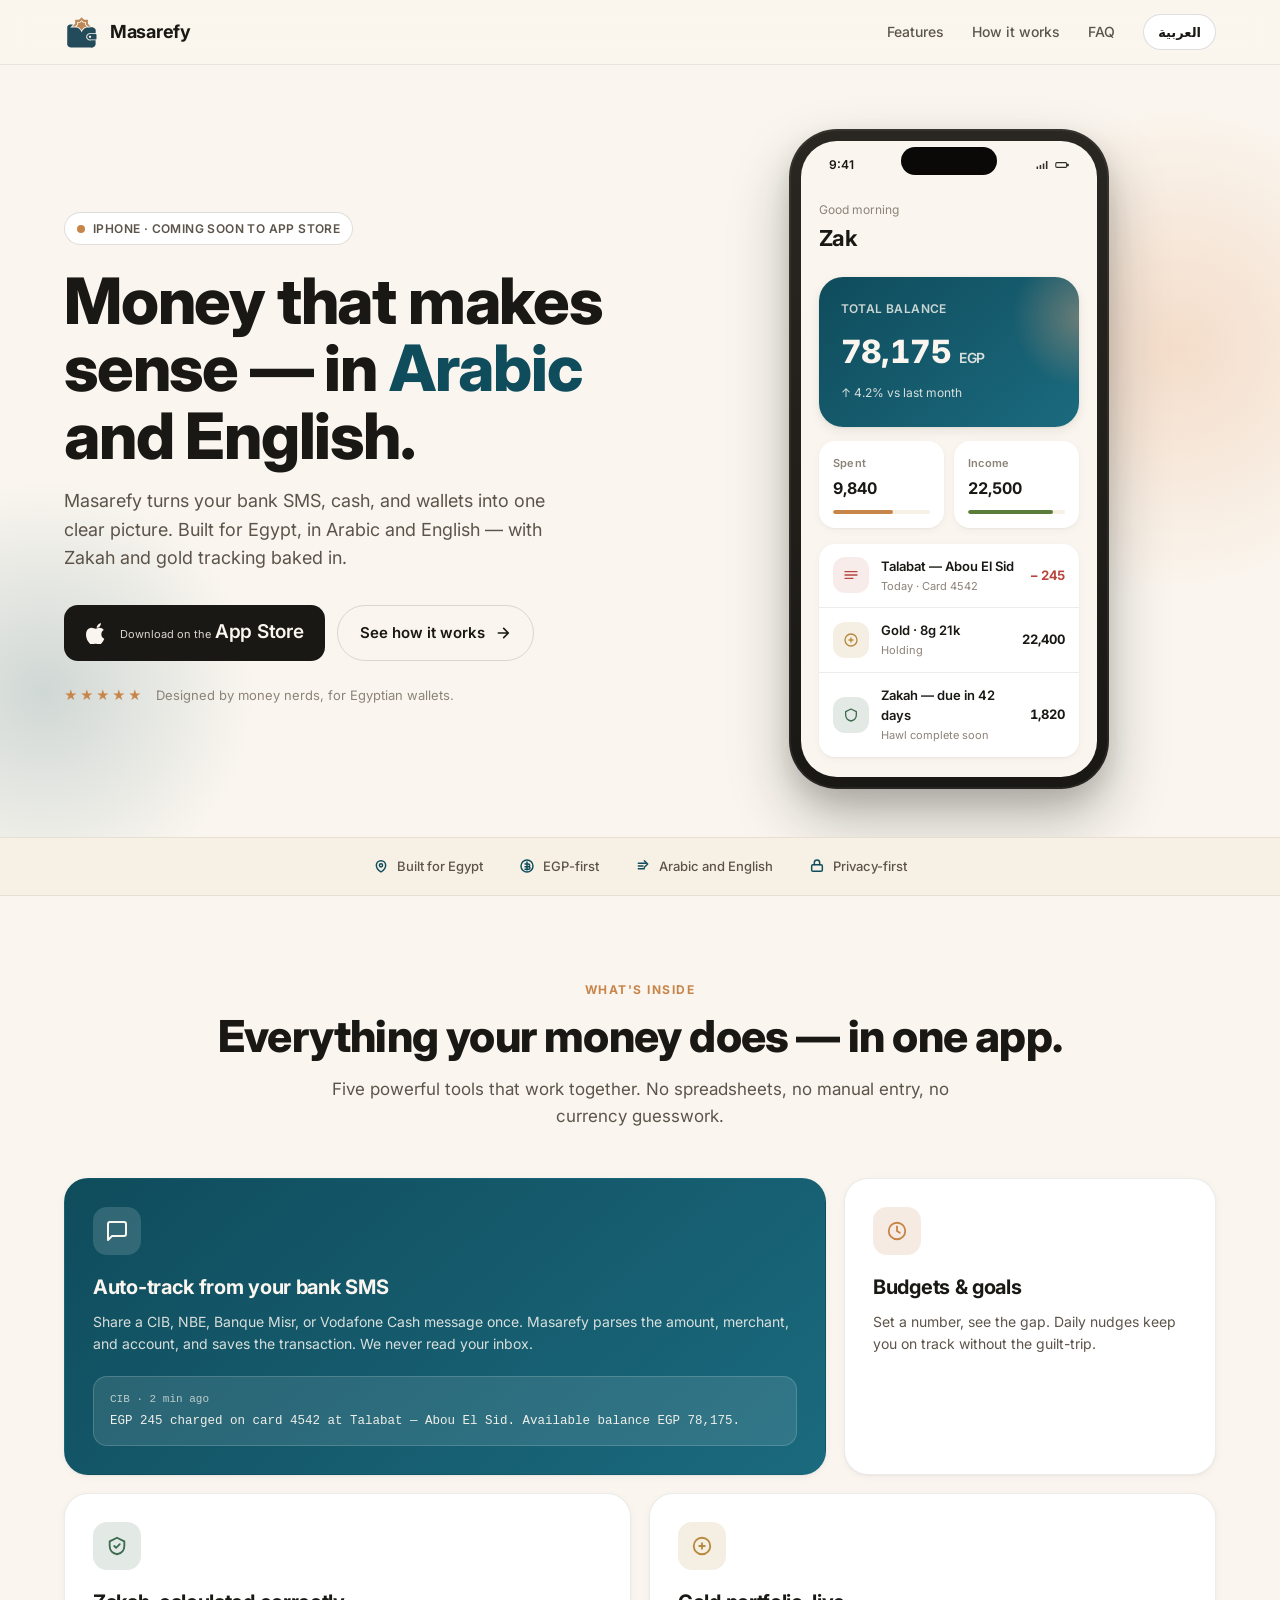
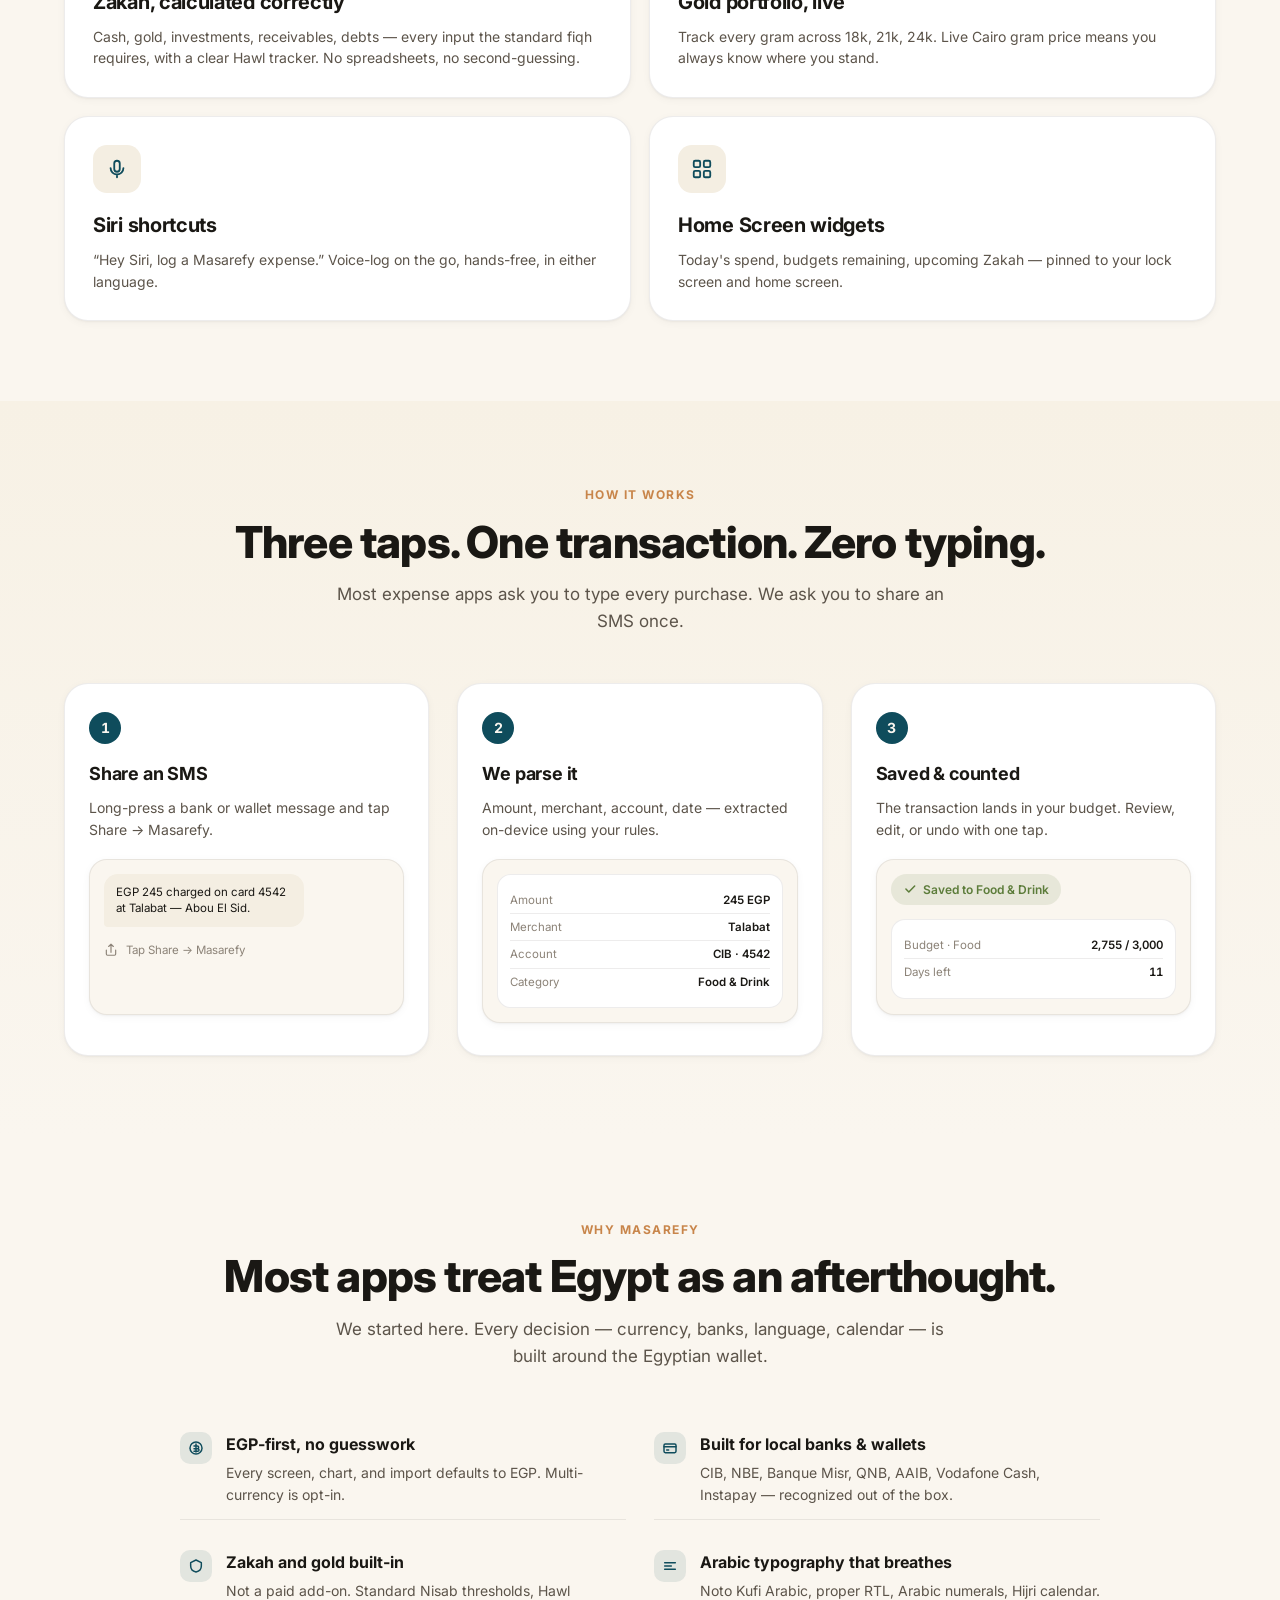
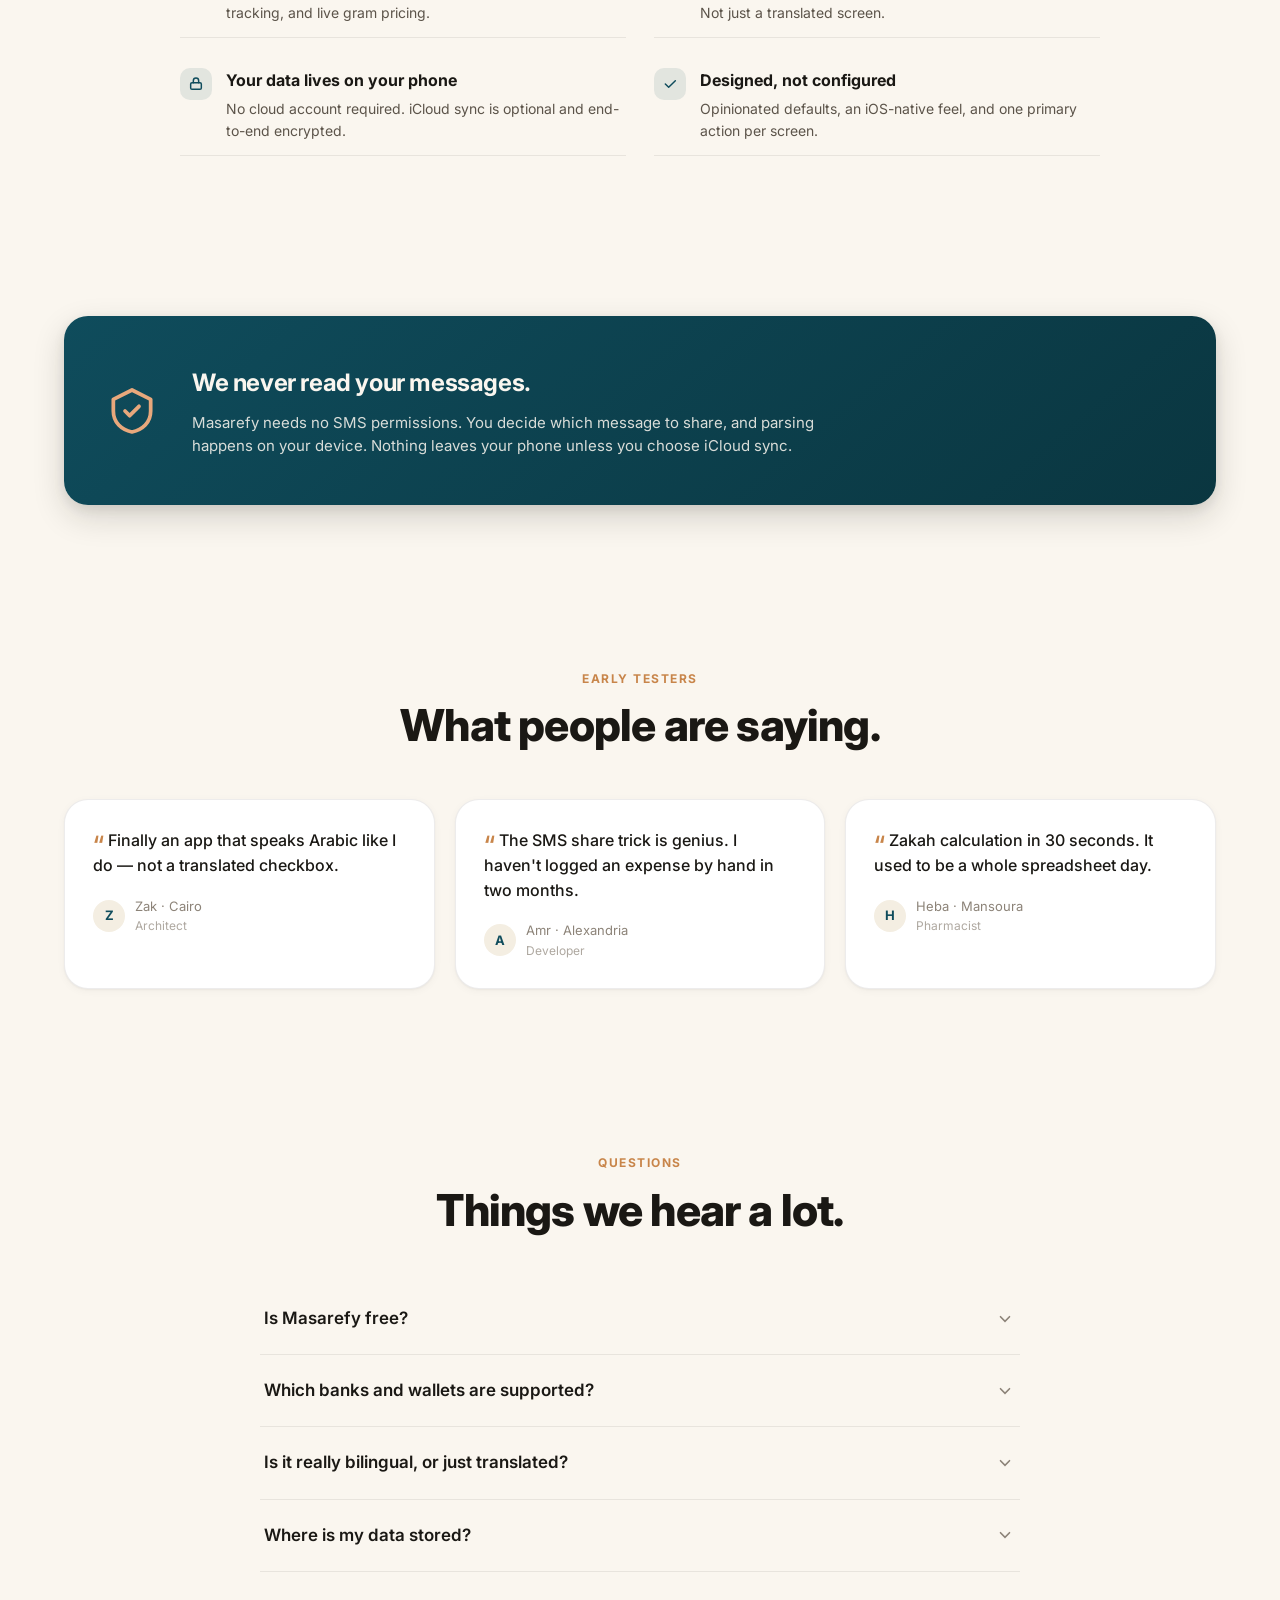
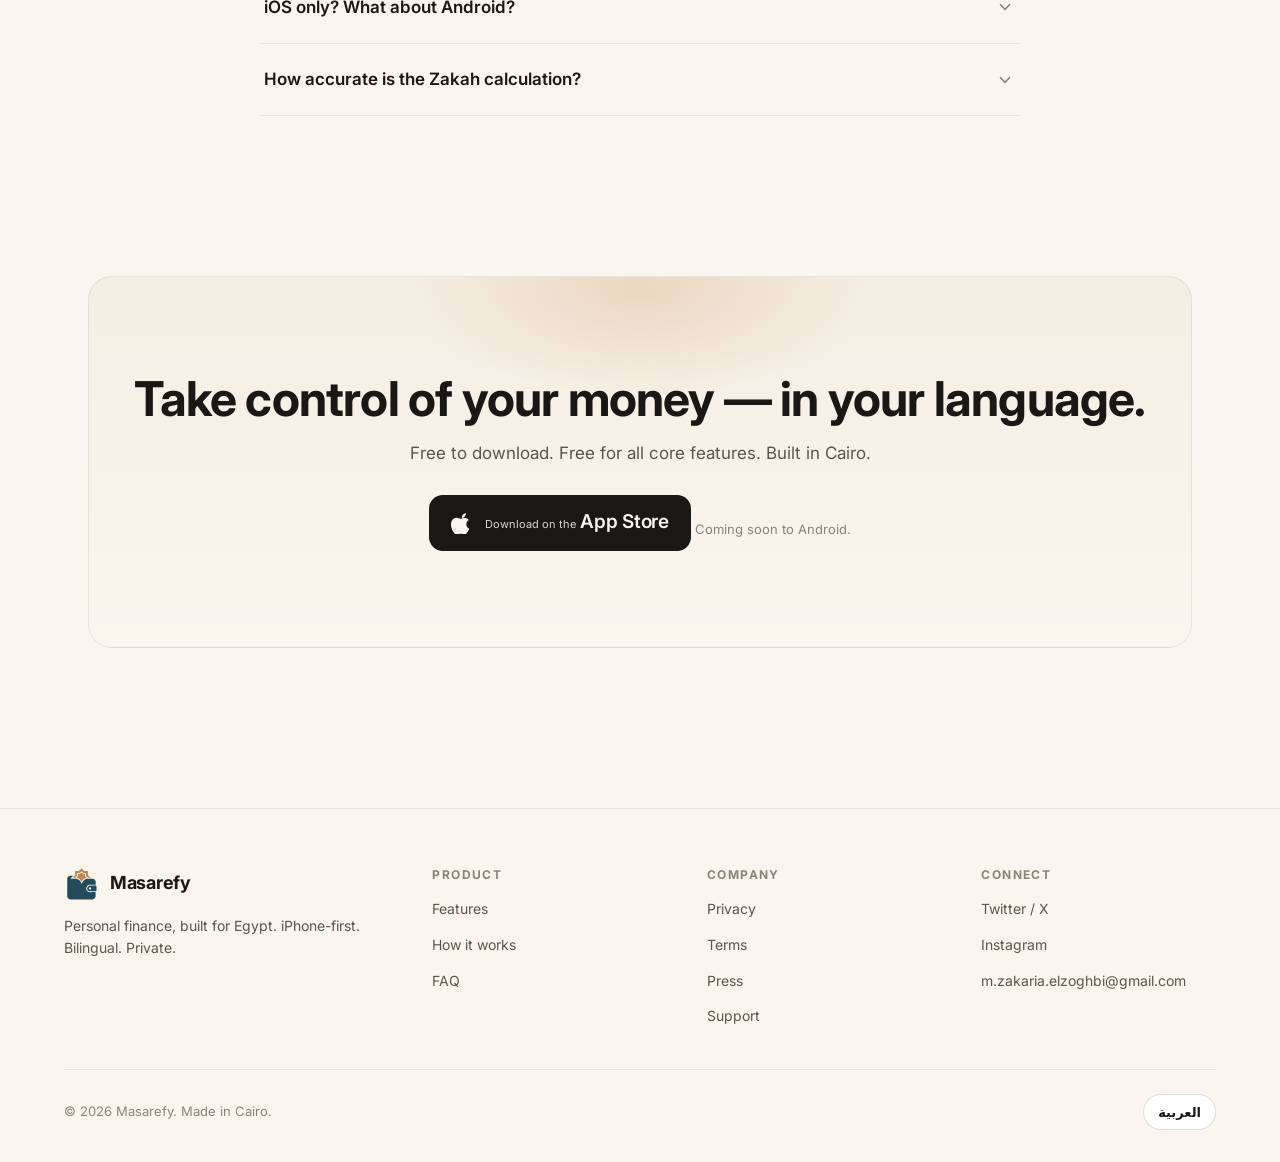
<file: index.html>
<!doctype html>
<html lang="en" dir="ltr">
<head>
  <meta charset="utf-8" />
  <meta name="viewport" content="width=device-width, initial-scale=1, viewport-fit=cover" />
  <meta name="theme-color" content="#FAF6EF" />
  <meta name="description" content="Masarefy — bilingual personal finance app built for Egypt. Track bank SMS, cash, wallets, gold, and Zakah in one place." />
  <title>Masarefy — Personal finance, built for Egypt</title>

  <link rel="preconnect" href="https://fonts.googleapis.com" />
  <link rel="preconnect" href="https://fonts.gstatic.com" crossorigin />
  <link
    href="https://fonts.googleapis.com/css2?family=Inter:wght@400;500;600;700;800&family=Noto+Kufi+Arabic:wght@400;500;600;700;800&display=swap"
    rel="stylesheet"
  />
  <link rel="stylesheet" href="styles.css" />
</head>
<body>

  <!-- ─── Nav ─────────────────────────────────────────── -->
  <header class="nav" role="banner">
    <div class="container nav-inner">
      <a href="#top" class="brand" aria-label="Masarefy home">
        <span class="brand-mark" aria-hidden="true"><img src="logo.svg" alt="" /></span>
        <span data-en="Masarefy" data-ar="مصاريفي">Masarefy</span>
      </a>
      <nav class="nav-links" aria-label="Primary">
        <a href="#features" data-en="Features" data-ar="المميزات">Features</a>
        <a href="#how" data-en="How it works" data-ar="طريقة العمل">How it works</a>
        <a href="#faq" data-en="FAQ" data-ar="الأسئلة">FAQ</a>
        <button id="lang-toggle" class="lang-toggle" type="button" aria-label="Switch to العربية">
          العربية
        </button>
      </nav>
    </div>
  </header>

  <main id="top">

    <!-- ─── Hero ─────────────────────────────────────────── -->
    <section class="hero">
      <div class="container hero-grid">

        <div class="hero-copy reveal">
          <span class="hero-eyebrow">
            <span class="dot" aria-hidden="true"></span>
            <span data-en="iPhone · Coming soon to App Store" data-ar="آيفون · قريباً على App Store">
              iPhone · Coming soon to App Store
            </span>
          </span>

          <h1 data-en="Money that makes sense — in <span class='accent'>Arabic</span> and English." data-ar="فلوسك تبقى واضحة — <span class='accent'>بالعربي</span> والإنجليزي." data-html-ok="true">
            Money that makes sense — in <span class="accent">Arabic</span> and English.
          </h1>

          <p class="lede"
             data-en="Masarefy turns your bank SMS, cash, and wallets into one clear picture. Built for Egypt, in Arabic and English — with Zakah and gold tracking baked in."
             data-ar="مصاريفي يجمع رسائل البنك، الكاش، والمحافظ في صورة واحدة. مصمم لمصر، بالعربي والإنجليزي — مع حساب الزكاة وتتبع الذهب جاهزين.">
            Masarefy turns your bank SMS, cash, and wallets into one clear picture. Built for Egypt, in Arabic and English — with Zakah and gold tracking baked in.
          </p>

          <div class="hero-ctas">
            <a class="appstore" href="#" aria-label="Download on the App Store">
              <svg width="22" height="22" viewBox="0 0 24 24" fill="currentColor" aria-hidden="true"><path d="M16.365 1.43c0 1.14-.41 2.21-1.23 3.18-.99 1.18-2.18 1.86-3.47 1.76-.16-1.12.4-2.29 1.21-3.21.9-1.02 2.34-1.78 3.49-1.73zm3.6 16.83c-.55 1.27-.81 1.83-1.51 2.95-.98 1.55-2.36 3.49-4.07 3.5-1.52.02-1.91-.99-3.97-.97-2.06.01-2.49.99-4.02.97-1.71-.02-3.02-1.77-4-3.32-2.74-4.34-3.03-9.43-1.34-12.14C2.27 7.4 4.18 6.4 5.97 6.4c1.83 0 2.97 1 4.48 1 1.46 0 2.35-1 4.46-1 1.6 0 3.3.87 4.51 2.37-3.96 2.17-3.32 7.83.54 9.49z"/></svg>
              <span class="text">
                <span class="top" data-en="Download on the" data-ar="حمّل التطبيق من">Download on the</span>
                <span class="bot" data-en="App Store" data-ar="App Store">App Store</span>
              </span>
            </a>
            <a class="btn btn-secondary" href="#how">
              <span data-en="See how it works" data-ar="شوف كيف يشتغل">See how it works</span>
              <svg class="arrow" width="16" height="16" viewBox="0 0 24 24" fill="none" stroke="currentColor" stroke-width="2.4" stroke-linecap="round" stroke-linejoin="round" aria-hidden="true"><path d="M5 12h14M13 5l7 7-7 7"/></svg>
            </a>
          </div>

          <div class="hero-meta">
            <span class="stars" aria-hidden="true">★★★★★</span>
            <span data-en="Designed by money nerds, for Egyptian wallets." data-ar="مصمم بدقة، لمحفظتك المصرية.">
              Designed by money nerds, for Egyptian wallets.
            </span>
          </div>
        </div>

        <div class="phone-stage reveal" aria-hidden="true">
          <div class="phone">
            <div class="phone-screen">
              <div class="status-bar">
                <span data-num="9:41">9:41</span>
                <span class="status-icons">
                  <svg width="14" height="10" viewBox="0 0 18 12" fill="currentColor" aria-hidden="true"><path d="M2 8h2v3H2zM6 6h2v5H6zM10 4h2v7h-2zM14 1h2v10h-2z"/></svg>
                  <svg width="14" height="10" viewBox="0 0 18 12" fill="none" stroke="currentColor" stroke-width="1.4" aria-hidden="true"><rect x="1" y="3" width="14" height="6" rx="1.4"/><rect x="15.5" y="5" width="1.6" height="2" rx="0.4" fill="currentColor"/></svg>
                </span>
              </div>
              <div class="screen-content">
                <div class="greet" data-en="Good morning" data-ar="صباح الخير">Good morning</div>
                <div class="greet-name" data-en="Zak" data-ar="زاك">Zak</div>

                <div class="balance-card">
                  <div class="balance-label" data-en="Total Balance" data-ar="إجمالي الرصيد">Total Balance</div>
                  <div class="balance-value">
                    <span data-num="78,175">78,175</span> <span style="font-size:14px;font-weight:600;opacity:.85" data-en="EGP" data-ar="ج.م">EGP</span>
                  </div>
                  <div class="balance-delta">
                    <span data-en="↑ 4.2% vs last month" data-ar="↑ ٤٫٢٪ عن الشهر الماضي">↑ 4.2% vs last month</span>
                  </div>
                </div>

                <div class="tile-row">
                  <div class="tile">
                    <div class="tile-label" data-en="Spent" data-ar="مصروفات">Spent</div>
                    <div class="tile-value">
                      <span data-num="9,840">9,840</span>
                    </div>
                    <div class="tile-bar"><span style="width:62%"></span></div>
                  </div>
                  <div class="tile income">
                    <div class="tile-label" data-en="Income" data-ar="دخل">Income</div>
                    <div class="tile-value">
                      <span data-num="22,500">22,500</span>
                    </div>
                    <div class="tile-bar"><span style="width:88%"></span></div>
                  </div>
                </div>

                <div class="tx-list">
                  <div class="tx-row">
                    <div class="tx-icon expense" aria-hidden="true">
                      <svg width="16" height="16" viewBox="0 0 24 24" fill="none" stroke="currentColor" stroke-width="2" stroke-linecap="round"><path d="M3 7h18M3 12h18M3 17h12"/></svg>
                    </div>
                    <div class="tx-meta">
                      <div class="tx-title" data-en="Talabat — Abou El Sid" data-ar="طلبات — أبو السيد">Talabat — Abou El Sid</div>
                      <div class="tx-sub" data-en="Today · Card 4542" data-ar="اليوم · بطاقة ٤٥٤٢">Today · Card 4542</div>
                    </div>
                    <div class="tx-amt neg">
                      − <span data-num="245">245</span>
                    </div>
                  </div>
                  <div class="tx-row">
                    <div class="tx-icon gold" aria-hidden="true">
                      <svg width="16" height="16" viewBox="0 0 24 24" fill="none" stroke="currentColor" stroke-width="2" stroke-linecap="round" stroke-linejoin="round"><circle cx="12" cy="12" r="9"/><path d="M9 12h6M12 9v6"/></svg>
                    </div>
                    <div class="tx-meta">
                      <div class="tx-title" data-en="Gold · 8g 21k" data-ar="ذهب · ٨ جم عيار ٢١">Gold · 8g 21k</div>
                      <div class="tx-sub" data-en="Holding" data-ar="رصيد">Holding</div>
                    </div>
                    <div class="tx-amt">
                      <span data-num="22,400">22,400</span>
                    </div>
                  </div>
                  <div class="tx-row">
                    <div class="tx-icon zakah" aria-hidden="true">
                      <svg width="16" height="16" viewBox="0 0 24 24" fill="none" stroke="currentColor" stroke-width="2" stroke-linecap="round" stroke-linejoin="round"><path d="M12 3l8 4v5c0 5-3.5 8-8 9-4.5-1-8-4-8-9V7l8-4z"/></svg>
                    </div>
                    <div class="tx-meta">
                      <div class="tx-title" data-en="Zakah — due in 42 days" data-ar="الزكاة — خلال ٤٢ يوم">Zakah — due in 42 days</div>
                      <div class="tx-sub" data-en="Hawl complete soon" data-ar="الحول قارب على الانتهاء">Hawl complete soon</div>
                    </div>
                    <div class="tx-amt">
                      <span data-num="1,820">1,820</span>
                    </div>
                  </div>
                </div>
              </div>
            </div>
          </div>
        </div>

      </div>
    </section>

    <!-- ─── Trust strip ─────────────────────────────────────────── -->
    <section class="trust" aria-label="At a glance">
      <div class="container trust-inner">
        <span class="pill">
          <svg width="16" height="16" viewBox="0 0 24 24" fill="none" stroke="currentColor" stroke-width="2.2" stroke-linecap="round" stroke-linejoin="round" aria-hidden="true"><path d="M12 21s-7-4.35-7-10a7 7 0 0 1 14 0c0 5.65-7 10-7 10z"/><circle cx="12" cy="11" r="2.4"/></svg>
          <span data-en="Built for Egypt" data-ar="مصمم لمصر">Built for Egypt</span>
        </span>
        <span class="pill">
          <svg width="16" height="16" viewBox="0 0 24 24" fill="none" stroke="currentColor" stroke-width="2.2" stroke-linecap="round" stroke-linejoin="round" aria-hidden="true"><circle cx="12" cy="12" r="9"/><path d="M12 6v12M9 9h5a2 2 0 1 1 0 4H9M9 13h5.5a2 2 0 1 1 0 4H9"/></svg>
          <span data-en="EGP-first" data-ar="بالجنيه المصري">EGP-first</span>
        </span>
        <span class="pill">
          <svg width="16" height="16" viewBox="0 0 24 24" fill="none" stroke="currentColor" stroke-width="2.2" stroke-linecap="round" stroke-linejoin="round" aria-hidden="true"><path d="M5 8h11M5 12h7M5 16h9"/><path d="M14 4l5 5-5 5"/></svg>
          <span data-en="Arabic and English" data-ar="عربي وإنجليزي">Arabic and English</span>
        </span>
        <span class="pill">
          <svg width="16" height="16" viewBox="0 0 24 24" fill="none" stroke="currentColor" stroke-width="2.2" stroke-linecap="round" stroke-linejoin="round" aria-hidden="true"><rect x="4" y="10" width="16" height="10" rx="2"/><path d="M8 10V7a4 4 0 1 1 8 0v3"/></svg>
          <span data-en="Privacy-first" data-ar="خصوصية أولاً">Privacy-first</span>
        </span>
      </div>
    </section>

    <!-- ─── Features (bento) ─────────────────────────────────────────── -->
    <section class="section" id="features">
      <div class="container">
        <div class="section-head reveal">
          <span class="eyebrow" data-en="What's inside" data-ar="ما بداخله">What's inside</span>
          <h2 data-en="Everything your money does — in one app." data-ar="كل ما يخص فلوسك — في تطبيق واحد.">
            Everything your money does — in one app.
          </h2>
          <p data-en="Five powerful tools that work together. No spreadsheets, no manual entry, no currency guesswork."
             data-ar="خمس أدوات قوية تشتغل سوا. بدون شيتات إكسل، بدون إدخال يدوي، بدون تخمين عملات.">
            Five powerful tools that work together. No spreadsheets, no manual entry, no currency guesswork.
          </p>
        </div>

        <div class="bento">

          <!-- 1. SMS auto-track — featured tile, spans 4 cols -->
          <article class="feature featured span-4 reveal">
            <div class="feature-icon" aria-hidden="true">
              <svg width="24" height="24" viewBox="0 0 24 24" fill="none" stroke="currentColor" stroke-width="2" stroke-linecap="round" stroke-linejoin="round"><path d="M21 15a2 2 0 0 1-2 2H7l-4 4V5a2 2 0 0 1 2-2h14a2 2 0 0 1 2 2z"/></svg>
            </div>
            <h3 data-en="Auto-track from your bank SMS" data-ar="تتبع تلقائي من رسائل البنك">Auto-track from your bank SMS</h3>
            <p data-en="Share a CIB, NBE, Banque Misr, or Vodafone Cash message once. Masarefy parses the amount, merchant, and account, and saves the transaction. We never read your inbox."
               data-ar="شارك رسالة من CIB، الأهلي، بنك مصر، أو فودافون كاش مرة واحدة. مصاريفي يستخرج المبلغ، التاجر، والحساب، ويحفظ المعاملة. لن نقرأ صندوق رسائلك أبداً.">
              Share a CIB, NBE, Banque Misr, or Vodafone Cash message once. Masarefy parses the amount, merchant, and account, and saves the transaction. We never read your inbox.
            </p>
            <div class="sms-demo">
              <div class="from" data-en="CIB · 2 min ago" data-ar="CIB · من ٢ دقيقة">CIB · 2 min ago</div>
              <div class="body" data-en="EGP 245 charged on card 4542 at Talabat — Abou El Sid. Available balance EGP 78,175."
                   data-ar="تم خصم ٢٤٥ ج.م من بطاقتك ٤٥٤٢ في طلبات — أبو السيد. الرصيد المتاح ٧٨٬١٧٥ ج.م.">
                EGP 245 charged on card 4542 at Talabat — Abou El Sid. Available balance EGP 78,175.
              </div>
            </div>
          </article>

          <!-- 2. Budgets, span 2 -->
          <article class="feature sand-bg span-2 reveal">
            <div class="feature-icon" aria-hidden="true">
              <svg width="22" height="22" viewBox="0 0 24 24" fill="none" stroke="currentColor" stroke-width="2" stroke-linecap="round" stroke-linejoin="round"><path d="M3 12a9 9 0 1 0 18 0 9 9 0 0 0-18 0z"/><path d="M12 7v5l3 2"/></svg>
            </div>
            <h3 data-en="Budgets &amp; goals" data-ar="ميزانيات وأهداف">Budgets &amp; goals</h3>
            <p data-en="Set a number, see the gap. Daily nudges keep you on track without the guilt-trip."
               data-ar="حدد المبلغ، شوف الفرق. تنبيهات يومية تساعدك من غير ضغط نفسي.">
              Set a number, see the gap. Daily nudges keep you on track without the guilt-trip.
            </p>
          </article>

          <!-- 3. Zakah, span 3 -->
          <article class="feature zakah-bg span-3 reveal">
            <div class="feature-icon" aria-hidden="true">
              <svg width="22" height="22" viewBox="0 0 24 24" fill="none" stroke="currentColor" stroke-width="2" stroke-linecap="round" stroke-linejoin="round"><path d="M12 3l8 4v5c0 5-3.5 8-8 9-4.5-1-8-4-8-9V7l8-4z"/><path d="M9 12l2 2 4-4"/></svg>
            </div>
            <h3 data-en="Zakah, calculated correctly" data-ar="الزكاة بدقة">Zakah, calculated correctly</h3>
            <p data-en="Cash, gold, investments, receivables, debts — every input the standard fiqh requires, with a clear Hawl tracker. No spreadsheets, no second-guessing."
               data-ar="الكاش، الذهب، الاستثمارات، الحقوق، الديون — كل المدخلات اللي يحتاجها الفقه القياسي، مع متابعة واضحة للحول. بدون شيتات، بدون شك.">
              Cash, gold, investments, receivables, debts — every input the standard fiqh requires, with a clear Hawl tracker. No spreadsheets, no second-guessing.
            </p>
          </article>

          <!-- 4. Gold, span 3 -->
          <article class="feature gold-bg span-3 reveal">
            <div class="feature-icon" aria-hidden="true">
              <svg width="22" height="22" viewBox="0 0 24 24" fill="none" stroke="currentColor" stroke-width="2" stroke-linecap="round" stroke-linejoin="round"><circle cx="12" cy="12" r="9"/><path d="M9 12h6M12 9v6"/></svg>
            </div>
            <h3 data-en="Gold portfolio, live" data-ar="محفظة الذهب لحظياً">Gold portfolio, live</h3>
            <p data-en="Track every gram across 18k, 21k, 24k. Live Cairo gram price means you always know where you stand."
               data-ar="تابع كل جرام في عيار ١٨، ٢١، ٢٤. سعر القاهرة لحظة بلحظة، عشان دايماً تعرف موقفك.">
              Track every gram across 18k, 21k, 24k. Live Cairo gram price means you always know where you stand.
            </p>
          </article>

          <!-- 5. Siri, span 2 — wait, we used 4+2+3+3 = 12, no room. Restructure: -->
          <!-- Layout actually: row1 = 4+2 (6), row2 = 3+3 (6), row3 = 6 spans for Siri+widget? Let's leave Siri as span-4 + extra -->

          <article class="feature span-3 reveal">
            <div class="feature-icon" aria-hidden="true">
              <svg width="22" height="22" viewBox="0 0 24 24" fill="none" stroke="currentColor" stroke-width="2" stroke-linecap="round" stroke-linejoin="round"><rect x="9" y="3" width="6" height="12" rx="3"/><path d="M5 11a7 7 0 0 0 14 0M12 18v3"/></svg>
            </div>
            <h3 data-en="Siri shortcuts" data-ar="اختصارات سيري">Siri shortcuts</h3>
            <p data-en="“Hey Siri, log a Masarefy expense.” Voice-log on the go, hands-free, in either language."
               data-ar="«يا سيري، سجّل مصروف في مصاريفي.» تسجيل بالصوت، وأنت ماشي، بلغتك.">
              “Hey Siri, log a Masarefy expense.” Voice-log on the go, hands-free, in either language.
            </p>
          </article>

          <article class="feature span-3 reveal">
            <div class="feature-icon" aria-hidden="true">
              <svg width="22" height="22" viewBox="0 0 24 24" fill="none" stroke="currentColor" stroke-width="2" stroke-linecap="round" stroke-linejoin="round"><rect x="3" y="3" width="7" height="7" rx="1.5"/><rect x="14" y="3" width="7" height="7" rx="1.5"/><rect x="3" y="14" width="7" height="7" rx="1.5"/><rect x="14" y="14" width="7" height="7" rx="1.5"/></svg>
            </div>
            <h3 data-en="Home Screen widgets" data-ar="ودجات الشاشة الرئيسية">Home Screen widgets</h3>
            <p data-en="Today's spend, budgets remaining, upcoming Zakah — pinned to your lock screen and home screen."
               data-ar="مصروفات اليوم، الميزانية المتبقية، الزكاة القادمة — مثبتة على شاشة القفل والرئيسية.">
              Today's spend, budgets remaining, upcoming Zakah — pinned to your lock screen and home screen.
            </p>
          </article>

        </div>
      </div>
    </section>

    <!-- ─── How it works ─────────────────────────────────────────── -->
    <section class="section how" id="how">
      <div class="container">
        <div class="section-head reveal">
          <span class="eyebrow" data-en="How it works" data-ar="طريقة العمل">How it works</span>
          <h2 data-en="Three taps. One transaction. Zero typing." data-ar="ثلاث ضغطات. معاملة واحدة. بدون كتابة.">
            Three taps. One transaction. Zero typing.
          </h2>
          <p data-en="Most expense apps ask you to type every purchase. We ask you to share an SMS once."
             data-ar="معظم التطبيقات بتطلب منك تكتب كل عملية. إحنا بنطلب رسالة واحدة فقط.">
            Most expense apps ask you to type every purchase. We ask you to share an SMS once.
          </p>
        </div>

        <div class="steps">

          <article class="step reveal">
            <span class="step-num" data-num="1">1</span>
            <h3 data-en="Share an SMS" data-ar="شارك الرسالة">Share an SMS</h3>
            <p data-en="Long-press a bank or wallet message and tap Share → Masarefy."
               data-ar="اضغط مطولاً على رسالة البنك أو المحفظة، ثم Share → مصاريفي.">
              Long-press a bank or wallet message and tap Share → Masarefy.
            </p>
            <div class="mini-screen">
              <div class="row">
                <div class="bubble-grey"
                     data-en="EGP 245 charged on card 4542 at Talabat — Abou El Sid."
                     data-ar="تم خصم ٢٤٥ ج.م من بطاقتك ٤٥٤٢ في طلبات — أبو السيد.">
                  EGP 245 charged on card 4542 at Talabat — Abou El Sid.
                </div>
              </div>
              <div style="margin-top:14px; display:flex; align-items:center; gap:8px; color: var(--text-3); font-size:11.5px;">
                <svg width="14" height="14" viewBox="0 0 24 24" fill="none" stroke="currentColor" stroke-width="2" stroke-linecap="round" stroke-linejoin="round" aria-hidden="true"><path d="M4 12v7a2 2 0 0 0 2 2h12a2 2 0 0 0 2-2v-7"/><path d="M16 6l-4-4-4 4M12 2v14"/></svg>
                <span data-en="Tap Share → Masarefy" data-ar="Share → مصاريفي">Tap Share → Masarefy</span>
              </div>
            </div>
          </article>

          <article class="step reveal">
            <span class="step-num" data-num="2">2</span>
            <h3 data-en="We parse it" data-ar="نحن نحلّلها">We parse it</h3>
            <p data-en="Amount, merchant, account, date — extracted on-device using your rules."
               data-ar="المبلغ، التاجر، الحساب، التاريخ — يتم استخراجها على جهازك بقواعدك.">
              Amount, merchant, account, date — extracted on-device using your rules.
            </p>
            <div class="mini-screen">
              <div class="parsed">
                <div class="field"><span class="k" data-en="Amount" data-ar="المبلغ">Amount</span><span class="v"><span data-num="245">245</span> <span data-en="EGP" data-ar="ج.م">EGP</span></span></div>
                <div class="field"><span class="k" data-en="Merchant" data-ar="التاجر">Merchant</span><span class="v" data-en="Talabat" data-ar="طلبات">Talabat</span></div>
                <div class="field"><span class="k" data-en="Account" data-ar="الحساب">Account</span><span class="v" data-en="CIB · 4542" data-ar="CIB · ٤٥٤٢">CIB · 4542</span></div>
                <div class="field"><span class="k" data-en="Category" data-ar="الفئة">Category</span><span class="v" data-en="Food &amp; Drink" data-ar="مأكولات ومشروبات">Food &amp; Drink</span></div>
              </div>
            </div>
          </article>

          <article class="step reveal">
            <span class="step-num" data-num="3">3</span>
            <h3 data-en="Saved &amp; counted" data-ar="محفوظة ومحسوبة">Saved &amp; counted</h3>
            <p data-en="The transaction lands in your budget. Review, edit, or undo with one tap."
               data-ar="المعاملة تظهر في ميزانيتك. راجع، عدّل، أو تراجع بضغطة واحدة.">
              The transaction lands in your budget. Review, edit, or undo with one tap.
            </p>
            <div class="mini-screen">
              <span class="saved-pill">
                <svg width="14" height="14" viewBox="0 0 24 24" fill="none" stroke="currentColor" stroke-width="2.6" stroke-linecap="round" stroke-linejoin="round" aria-hidden="true"><path d="M5 12l5 5L20 7"/></svg>
                <span data-en="Saved to Food &amp; Drink" data-ar="محفوظة في مأكولات ومشروبات">Saved to Food &amp; Drink</span>
              </span>
              <div style="margin-top:14px;">
                <div class="parsed">
                  <div class="field"><span class="k" data-en="Budget · Food" data-ar="ميزانية · أكل">Budget · Food</span><span class="v"><span data-num="2,755">2,755</span> / <span data-num="3,000">3,000</span></span></div>
                  <div class="field"><span class="k" data-en="Days left" data-ar="أيام متبقية">Days left</span><span class="v"><span data-num="11">11</span></span></div>
                </div>
              </div>
            </div>
          </article>

        </div>
      </div>
    </section>

    <!-- ─── Why Masarefy ─────────────────────────────────────────── -->
    <section class="section">
      <div class="container">
        <div class="section-head reveal">
          <span class="eyebrow" data-en="Why Masarefy" data-ar="ليه مصاريفي">Why Masarefy</span>
          <h2 data-en="Most apps treat Egypt as an afterthought." data-ar="معظم التطبيقات بتعامل مصر كأنها فكرة لاحقة.">
            Most apps treat Egypt as an afterthought.
          </h2>
          <p data-en="We started here. Every decision — currency, banks, language, calendar — is built around the Egyptian wallet."
             data-ar="إحنا ابتدينا من هنا. كل قرار — العملة، البنوك، اللغة، التقويم — مبني حول المحفظة المصرية.">
            We started here. Every decision — currency, banks, language, calendar — is built around the Egyptian wallet.
          </p>
        </div>

        <div class="why-grid">
          <div class="why-item reveal">
            <div class="why-icon" aria-hidden="true"><svg width="16" height="16" viewBox="0 0 24 24" fill="none" stroke="currentColor" stroke-width="2.2" stroke-linecap="round" stroke-linejoin="round"><circle cx="12" cy="12" r="9"/><path d="M12 6v12M9 9h5a2 2 0 1 1 0 4H9M9 13h5.5a2 2 0 1 1 0 4H9"/></svg></div>
            <div>
              <h4 data-en="EGP-first, no guesswork" data-ar="بالجنيه أولاً، بدون تخمين">EGP-first, no guesswork</h4>
              <p data-en="Every screen, chart, and import defaults to EGP. Multi-currency is opt-in."
                 data-ar="كل شاشة، رسم بياني، واستيراد يبدأ بالجنيه المصري. العملات الأخرى اختيارية.">
                Every screen, chart, and import defaults to EGP. Multi-currency is opt-in.
              </p>
            </div>
          </div>

          <div class="why-item reveal">
            <div class="why-icon" aria-hidden="true"><svg width="16" height="16" viewBox="0 0 24 24" fill="none" stroke="currentColor" stroke-width="2.2" stroke-linecap="round" stroke-linejoin="round"><rect x="3" y="6" width="18" height="13" rx="2"/><path d="M3 10h18M7 15h3"/></svg></div>
            <div>
              <h4 data-en="Built for local banks &amp; wallets" data-ar="مصمم للبنوك والمحافظ المحلية">Built for local banks &amp; wallets</h4>
              <p data-en="CIB, NBE, Banque Misr, QNB, AAIB, Vodafone Cash, Instapay — recognized out of the box."
                 data-ar="CIB، الأهلي، بنك مصر، QNB، الإسكندرية، فودافون كاش، إنستاباي — معروفين من اللحظة الأولى.">
                CIB, NBE, Banque Misr, QNB, AAIB, Vodafone Cash, Instapay — recognized out of the box.
              </p>
            </div>
          </div>

          <div class="why-item reveal">
            <div class="why-icon" aria-hidden="true"><svg width="16" height="16" viewBox="0 0 24 24" fill="none" stroke="currentColor" stroke-width="2.2" stroke-linecap="round" stroke-linejoin="round"><path d="M12 3l8 4v5c0 5-3.5 8-8 9-4.5-1-8-4-8-9V7l8-4z"/></svg></div>
            <div>
              <h4 data-en="Zakah and gold built-in" data-ar="زكاة وذهب مدمجان">Zakah and gold built-in</h4>
              <p data-en="Not a paid add-on. Standard Nisab thresholds, Hawl tracking, and live gram pricing."
                 data-ar="ليست إضافة مدفوعة. نُصُب قياسية، متابعة الحول، وأسعار جرام لحظية.">
                Not a paid add-on. Standard Nisab thresholds, Hawl tracking, and live gram pricing.
              </p>
            </div>
          </div>

          <div class="why-item reveal">
            <div class="why-icon" aria-hidden="true"><svg width="16" height="16" viewBox="0 0 24 24" fill="none" stroke="currentColor" stroke-width="2.2" stroke-linecap="round" stroke-linejoin="round"><path d="M4 7h16M4 12h10M4 17h16"/></svg></div>
            <div>
              <h4 data-en="Arabic typography that breathes" data-ar="خط عربي بمذاق حقيقي">Arabic typography that breathes</h4>
              <p data-en="Noto Kufi Arabic, proper RTL, Arabic numerals, Hijri calendar. Not just a translated screen."
                 data-ar="نوتو كوفي عربي، RTL سليم، أرقام عربية، تقويم هجري. ليست مجرد شاشة مترجمة.">
                Noto Kufi Arabic, proper RTL, Arabic numerals, Hijri calendar. Not just a translated screen.
              </p>
            </div>
          </div>

          <div class="why-item reveal">
            <div class="why-icon" aria-hidden="true"><svg width="16" height="16" viewBox="0 0 24 24" fill="none" stroke="currentColor" stroke-width="2.2" stroke-linecap="round" stroke-linejoin="round"><rect x="4" y="10" width="16" height="10" rx="2"/><path d="M8 10V7a4 4 0 1 1 8 0v3"/></svg></div>
            <div>
              <h4 data-en="Your data lives on your phone" data-ar="بياناتك على هاتفك">Your data lives on your phone</h4>
              <p data-en="No cloud account required. iCloud sync is optional and end-to-end encrypted."
                 data-ar="بدون حساب سحابي إجباري. مزامنة iCloud اختيارية ومشفرة من الطرف للطرف.">
                No cloud account required. iCloud sync is optional and end-to-end encrypted.
              </p>
            </div>
          </div>

          <div class="why-item reveal">
            <div class="why-icon" aria-hidden="true"><svg width="16" height="16" viewBox="0 0 24 24" fill="none" stroke="currentColor" stroke-width="2.2" stroke-linecap="round" stroke-linejoin="round"><path d="M5 12l5 5L20 7"/></svg></div>
            <div>
              <h4 data-en="Designed, not configured" data-ar="مصمم، ليس مجمّع">Designed, not configured</h4>
              <p data-en="Opinionated defaults, an iOS-native feel, and one primary action per screen."
                 data-ar="افتراضات مدروسة، إحساس iOS أصيل، وزر رئيسي واحد لكل شاشة.">
                Opinionated defaults, an iOS-native feel, and one primary action per screen.
              </p>
            </div>
          </div>
        </div>
      </div>
    </section>

    <!-- ─── Privacy callout ─────────────────────────────────────────── -->
    <section class="section">
      <div class="container">
        <div class="privacy reveal">
          <svg width="56" height="56" viewBox="0 0 24 24" fill="none" stroke="currentColor" stroke-width="1.6" stroke-linecap="round" stroke-linejoin="round" aria-hidden="true">
            <path d="M12 3l8 4v5c0 5-3.5 8-8 9-4.5-1-8-4-8-9V7l8-4z"/>
            <path d="M9 12l2 2 4-4"/>
          </svg>
          <div>
            <h3 data-en="We never read your messages." data-ar="لن نقرأ رسائلك أبداً.">We never read your messages.</h3>
            <p data-en="Masarefy needs no SMS permissions. You decide which message to share, and parsing happens on your device. Nothing leaves your phone unless you choose iCloud sync."
               data-ar="مصاريفي لا يطلب صلاحية قراءة الرسائل. أنت تختار أي رسالة تشارك، والتحليل يتم على جهازك. لا شيء يغادر هاتفك إلا إذا اخترت مزامنة iCloud.">
              Masarefy needs no SMS permissions. You decide which message to share, and parsing happens on your device. Nothing leaves your phone unless you choose iCloud sync.
            </p>
          </div>
        </div>
      </div>
    </section>

    <!-- ─── Testimonials (placeholder) ─────────────────────────────────────────── -->
    <section class="section">
      <div class="container">
        <div class="section-head reveal">
          <span class="eyebrow" data-en="Early testers" data-ar="المختبرون الأوائل">Early testers</span>
          <h2 data-en="What people are saying." data-ar="ماذا يقول الناس.">What people are saying.</h2>
        </div>

        <div class="tcards">
          <article class="tcard reveal">
            <blockquote data-en="Finally an app that speaks Arabic like I do — not a translated checkbox."
                        data-ar="أخيراً تطبيق بيتكلم عربي زيي — مش مجرد ترجمة آلية.">
              Finally an app that speaks Arabic like I do — not a translated checkbox.
            </blockquote>
            <div class="tcite">
              <div class="tcite-avatar" data-en="Z" data-ar="ز">Z</div>
              <div>
                <div data-en="Zak · Cairo" data-ar="زاك · القاهرة">Zak · Cairo</div>
                <div style="font-size:12px;opacity:.7" data-en="Architect" data-ar="مهندسة معمارية">Architect</div>
              </div>
            </div>
          </article>

          <article class="tcard reveal">
            <blockquote data-en="The SMS share trick is genius. I haven't logged an expense by hand in two months."
                        data-ar="فكرة مشاركة الـ SMS عبقرية. مبقتش أسجّل مصروف يدوي من شهرين.">
              The SMS share trick is genius. I haven't logged an expense by hand in two months.
            </blockquote>
            <div class="tcite">
              <div class="tcite-avatar" data-en="A" data-ar="ع">A</div>
              <div>
                <div data-en="Amr · Alexandria" data-ar="عمرو · الإسكندرية">Amr · Alexandria</div>
                <div style="font-size:12px;opacity:.7" data-en="Developer" data-ar="مطوّر">Developer</div>
              </div>
            </div>
          </article>

          <article class="tcard reveal">
            <blockquote data-en="Zakah calculation in 30 seconds. It used to be a whole spreadsheet day."
                        data-ar="حساب الزكاة في ٣٠ ثانية. كان يومين كاملين على شيت إكسل.">
              Zakah calculation in 30 seconds. It used to be a whole spreadsheet day.
            </blockquote>
            <div class="tcite">
              <div class="tcite-avatar" data-en="H" data-ar="ه">H</div>
              <div>
                <div data-en="Heba · Mansoura" data-ar="هبة · المنصورة">Heba · Mansoura</div>
                <div style="font-size:12px;opacity:.7" data-en="Pharmacist" data-ar="صيدلانية">Pharmacist</div>
              </div>
            </div>
          </article>
        </div>
      </div>
    </section>

    <!-- ─── FAQ ─────────────────────────────────────────── -->
    <section class="section" id="faq">
      <div class="container">
        <div class="section-head reveal">
          <span class="eyebrow" data-en="Questions" data-ar="أسئلة">Questions</span>
          <h2 data-en="Things we hear a lot." data-ar="أسئلة بنسمعها كتير.">Things we hear a lot.</h2>
        </div>

        <div class="faq-list">
          <details class="faq-item reveal">
            <summary>
              <span data-en="Is Masarefy free?" data-ar="مصاريفي مجاني؟">Is Masarefy free?</span>
              <span class="chev" aria-hidden="true">
                <svg width="18" height="18" viewBox="0 0 24 24" fill="none" stroke="currentColor" stroke-width="2.2" stroke-linecap="round"><path d="M6 9l6 6 6-6"/></svg>
              </span>
            </summary>
            <p data-en="Yes — all core features (SMS parsing, budgets, Zakah, gold, Arabic and English) are free. A Premium tier adds advanced parsing rules, multi-currency, and priority support."
               data-ar="آه — كل الميزات الأساسية (قراءة الـ SMS، الميزانيات، الزكاة، الذهب، عربي وإنجليزي) مجانية. باقة بريميوم تضيف قواعد متقدمة، عملات متعددة، ودعم سريع.">
              Yes — all core features (SMS parsing, budgets, Zakah, gold, Arabic and English) are free. A Premium tier adds advanced parsing rules, multi-currency, and priority support.
            </p>
          </details>

          <details class="faq-item reveal">
            <summary>
              <span data-en="Which banks and wallets are supported?" data-ar="أي بنوك ومحافظ مدعومة؟">Which banks and wallets are supported?</span>
              <span class="chev" aria-hidden="true">
                <svg width="18" height="18" viewBox="0 0 24 24" fill="none" stroke="currentColor" stroke-width="2.2" stroke-linecap="round"><path d="M6 9l6 6 6-6"/></svg>
              </span>
            </summary>
            <p data-en="Any bank or wallet that sends SMS notifications. We ship pre-tuned rules for CIB, NBE, Banque Misr, QNB, AAIB, ADIB, Vodafone Cash, Etisalat Cash, Instapay, and Fawry — and you can add custom rules for any other source."
               data-ar="أي بنك أو محفظة بترسل رسائل SMS. التطبيق يأتي بقواعد جاهزة لـ CIB، الأهلي، بنك مصر، QNB، الإسكندرية، أبو ظبي الإسلامي، فودافون كاش، إتصالات كاش، إنستاباي، وفوري — وتقدر تضيف قواعد لأي مصدر آخر.">
              Any bank or wallet that sends SMS notifications. We ship pre-tuned rules for CIB, NBE, Banque Misr, QNB, AAIB, ADIB, Vodafone Cash, Etisalat Cash, Instapay, and Fawry — and you can add custom rules for any other source.
            </p>
          </details>

          <details class="faq-item reveal">
            <summary>
              <span data-en="Is it really bilingual, or just translated?" data-ar="هو فعلاً ثنائي اللغة، ولا مجرد ترجمة؟">Is it really bilingual, or just translated?</span>
              <span class="chev" aria-hidden="true">
                <svg width="18" height="18" viewBox="0 0 24 24" fill="none" stroke="currentColor" stroke-width="2.2" stroke-linecap="round"><path d="M6 9l6 6 6-6"/></svg>
              </span>
            </summary>
            <p data-en="Fully bilingual. Right-to-left layout, Noto Kufi Arabic, Arabic numerals (٠–٩), Hijri calendar option, and Arabic-aware parsing rules. Switch language anytime — your data, formatting, and reports follow."
               data-ar="ثنائي اللغة بالكامل. تخطيط RTL، خط نوتو كوفي عربي، أرقام عربية (٠–٩)، خيار التقويم الهجري، وقواعد تحليل تفهم العربي. غيّر اللغة أي وقت — بياناتك وتنسيقك وتقاريرك تتبعك.">
              Fully bilingual. Right-to-left layout, Noto Kufi Arabic, Arabic numerals (٠–٩), Hijri calendar option, and Arabic-aware parsing rules. Switch language anytime — your data, formatting, and reports follow.
            </p>
          </details>

          <details class="faq-item reveal">
            <summary>
              <span data-en="Where is my data stored?" data-ar="فين يتم تخزين بياناتي؟">Where is my data stored?</span>
              <span class="chev" aria-hidden="true">
                <svg width="18" height="18" viewBox="0 0 24 24" fill="none" stroke="currentColor" stroke-width="2.2" stroke-linecap="round"><path d="M6 9l6 6 6-6"/></svg>
              </span>
            </summary>
            <p data-en="On your iPhone. iCloud sync is opt-in and end-to-end encrypted. We do not run a backend that holds your transactions."
               data-ar="على هاتفك. مزامنة iCloud اختيارية ومشفرة من الطرف للطرف. نحن لا نشغّل سيرفراً يخزّن معاملاتك.">
              On your iPhone. iCloud sync is opt-in and end-to-end encrypted. We do not run a backend that holds your transactions.
            </p>
          </details>

          <details class="faq-item reveal">
            <summary>
              <span data-en="iOS only? What about Android?" data-ar="iOS فقط؟ ماذا عن أندرويد؟">iOS only? What about Android?</span>
              <span class="chev" aria-hidden="true">
                <svg width="18" height="18" viewBox="0 0 24 24" fill="none" stroke="currentColor" stroke-width="2.2" stroke-linecap="round"><path d="M6 9l6 6 6-6"/></svg>
              </span>
            </summary>
            <p data-en="iOS first. We're focused on getting one platform truly right — Siri, widgets, lock-screen, share sheet — before splitting effort. Android is on the roadmap once iOS is stable."
               data-ar="iOS أولاً. هدفنا نتقن منصة واحدة بالكامل — سيري، الودجات، شاشة القفل، مشاركة الرسائل — قبل ما نقسم المجهود. أندرويد ضمن الخطة بعد ما تستقر نسخة iOS.">
              iOS first. We're focused on getting one platform truly right — Siri, widgets, lock-screen, share sheet — before splitting effort. Android is on the roadmap once iOS is stable.
            </p>
          </details>

          <details class="faq-item reveal">
            <summary>
              <span data-en="How accurate is the Zakah calculation?" data-ar="ما مدى دقة حساب الزكاة؟">How accurate is the Zakah calculation?</span>
              <span class="chev" aria-hidden="true">
                <svg width="18" height="18" viewBox="0 0 24 24" fill="none" stroke="currentColor" stroke-width="2.2" stroke-linecap="round"><path d="M6 9l6 6 6-6"/></svg>
              </span>
            </summary>
            <p data-en="It follows standard fiqh: 2.5% on cash, gold, investments, and receivables above the silver/gold Nisab thresholds, with debts deducted. Gold Nisab uses live Cairo gram price; silver Nisab is editable. Hawl is tracked per-asset. You can override any input — it's a calculator, not a fatwa."
               data-ar="يتبع الفقه القياسي: ٢٫٥٪ على النقد والذهب والاستثمارات والحقوق المستحقة، فوق نُصُب الذهب أو الفضة، مع خصم الديون. نصاب الذهب يُحسب بسعر جرام القاهرة الحي؛ نصاب الفضة قابل للتعديل. الحول يُتابع لكل أصل. يمكنك تعديل أي مدخل — إنها حاسبة، ليست فتوى.">
              It follows standard fiqh: 2.5% on cash, gold, investments, and receivables above the silver/gold Nisab thresholds, with debts deducted. Gold Nisab uses live Cairo gram price; silver Nisab is editable. Hawl is tracked per-asset. You can override any input — it's a calculator, not a fatwa.
            </p>
          </details>
        </div>
      </div>
    </section>

    <!-- ─── Final CTA ─────────────────────────────────────────── -->
    <section class="section">
      <div class="container">
        <div class="final reveal">
          <h2 data-en="Take control of your money — in your language."
              data-ar="خُد زمام فلوسك — بلغتك.">
            Take control of your money — in your language.
          </h2>
          <p data-en="Free to download. Free for all core features. Built in Cairo."
             data-ar="مجاني للتحميل. مجاني لكل الميزات الأساسية. مصنوع في القاهرة.">
            Free to download. Free for all core features. Built in Cairo.
          </p>
          <a class="appstore" href="#" aria-label="Download on the App Store">
            <svg width="22" height="22" viewBox="0 0 24 24" fill="currentColor" aria-hidden="true"><path d="M16.365 1.43c0 1.14-.41 2.21-1.23 3.18-.99 1.18-2.18 1.86-3.47 1.76-.16-1.12.4-2.29 1.21-3.21.9-1.02 2.34-1.78 3.49-1.73zm3.6 16.83c-.55 1.27-.81 1.83-1.51 2.95-.98 1.55-2.36 3.49-4.07 3.5-1.52.02-1.91-.99-3.97-.97-2.06.01-2.49.99-4.02.97-1.71-.02-3.02-1.77-4-3.32-2.74-4.34-3.03-9.43-1.34-12.14C2.27 7.4 4.18 6.4 5.97 6.4c1.83 0 2.97 1 4.48 1 1.46 0 2.35-1 4.46-1 1.6 0 3.3.87 4.51 2.37-3.96 2.17-3.32 7.83.54 9.49z"/></svg>
            <span class="text">
              <span class="top" data-en="Download on the" data-ar="حمّل من">Download on the</span>
              <span class="bot" data-en="App Store" data-ar="App Store">App Store</span>
            </span>
          </a>
          <div class="android" data-en="Coming soon to Android." data-ar="قريباً على أندرويد.">Coming soon to Android.</div>
        </div>
      </div>
    </section>
  </main>

  <!-- ─── Footer ─────────────────────────────────────────── -->
  <footer class="footer" role="contentinfo">
    <div class="container">
      <div class="footer-grid">
        <div>
          <a href="#top" class="brand" aria-label="Masarefy home">
            <span class="brand-mark" aria-hidden="true"><img src="logo.svg" alt="" /></span>
            <span data-en="Masarefy" data-ar="مصاريفي">Masarefy</span>
          </a>
          <p class="footer-brand-blurb"
             data-en="Personal finance, built for Egypt. iPhone-first. Bilingual. Private."
             data-ar="إدارة مصروفات، مصممة لمصر. آيفون أولاً. ثنائية اللغة. خصوصية محفوظة.">
            Personal finance, built for Egypt. iPhone-first. Bilingual. Private.
          </p>
        </div>

        <div>
          <h5 data-en="Product" data-ar="المنتج">Product</h5>
          <ul>
            <li><a href="#features" data-en="Features" data-ar="المميزات">Features</a></li>
            <li><a href="#how" data-en="How it works" data-ar="طريقة العمل">How it works</a></li>
            <li><a href="#faq" data-en="FAQ" data-ar="الأسئلة">FAQ</a></li>
          </ul>
        </div>

        <div>
          <h5 data-en="Company" data-ar="الشركة">Company</h5>
          <ul>
            <li><a href="privacy.html" data-en="Privacy" data-ar="الخصوصية">Privacy</a></li>
            <li><a href="#" data-en="Terms" data-ar="الشروط">Terms</a></li>
            <li><a href="#" data-en="Press" data-ar="الصحافة">Press</a></li>
            <li><a href="support.html" data-en="Support" data-ar="الدعم">Support</a></li>
          </ul>
        </div>

        <div>
          <h5 data-en="Connect" data-ar="تواصل">Connect</h5>
          <ul>
            <li><a href="#" data-en="Twitter / X" data-ar="تويتر">Twitter / X</a></li>
            <li><a href="#" data-en="Instagram" data-ar="إنستجرام">Instagram</a></li>
            <li><a href="mailto:m.zakaria.elzoghbi@gmail.com">m.zakaria.elzoghbi@gmail.com</a></li>
          </ul>
        </div>
      </div>

      <div class="footer-bottom">
        <span data-en="© 2026 Masarefy. Made in Cairo." data-ar="© ٢٠٢٦ مصاريفي. صُنع في القاهرة.">© 2026 Masarefy. Made in Cairo.</span>
        <button class="lang-toggle" type="button"
                onclick="document.getElementById('lang-toggle').click();"
                aria-label="Switch language">
          <span data-en="العربية" data-ar="English">العربية</span>
        </button>
      </div>
    </div>
  </footer>

  <script src="app.js"></script>
</body>
</html>
</file>
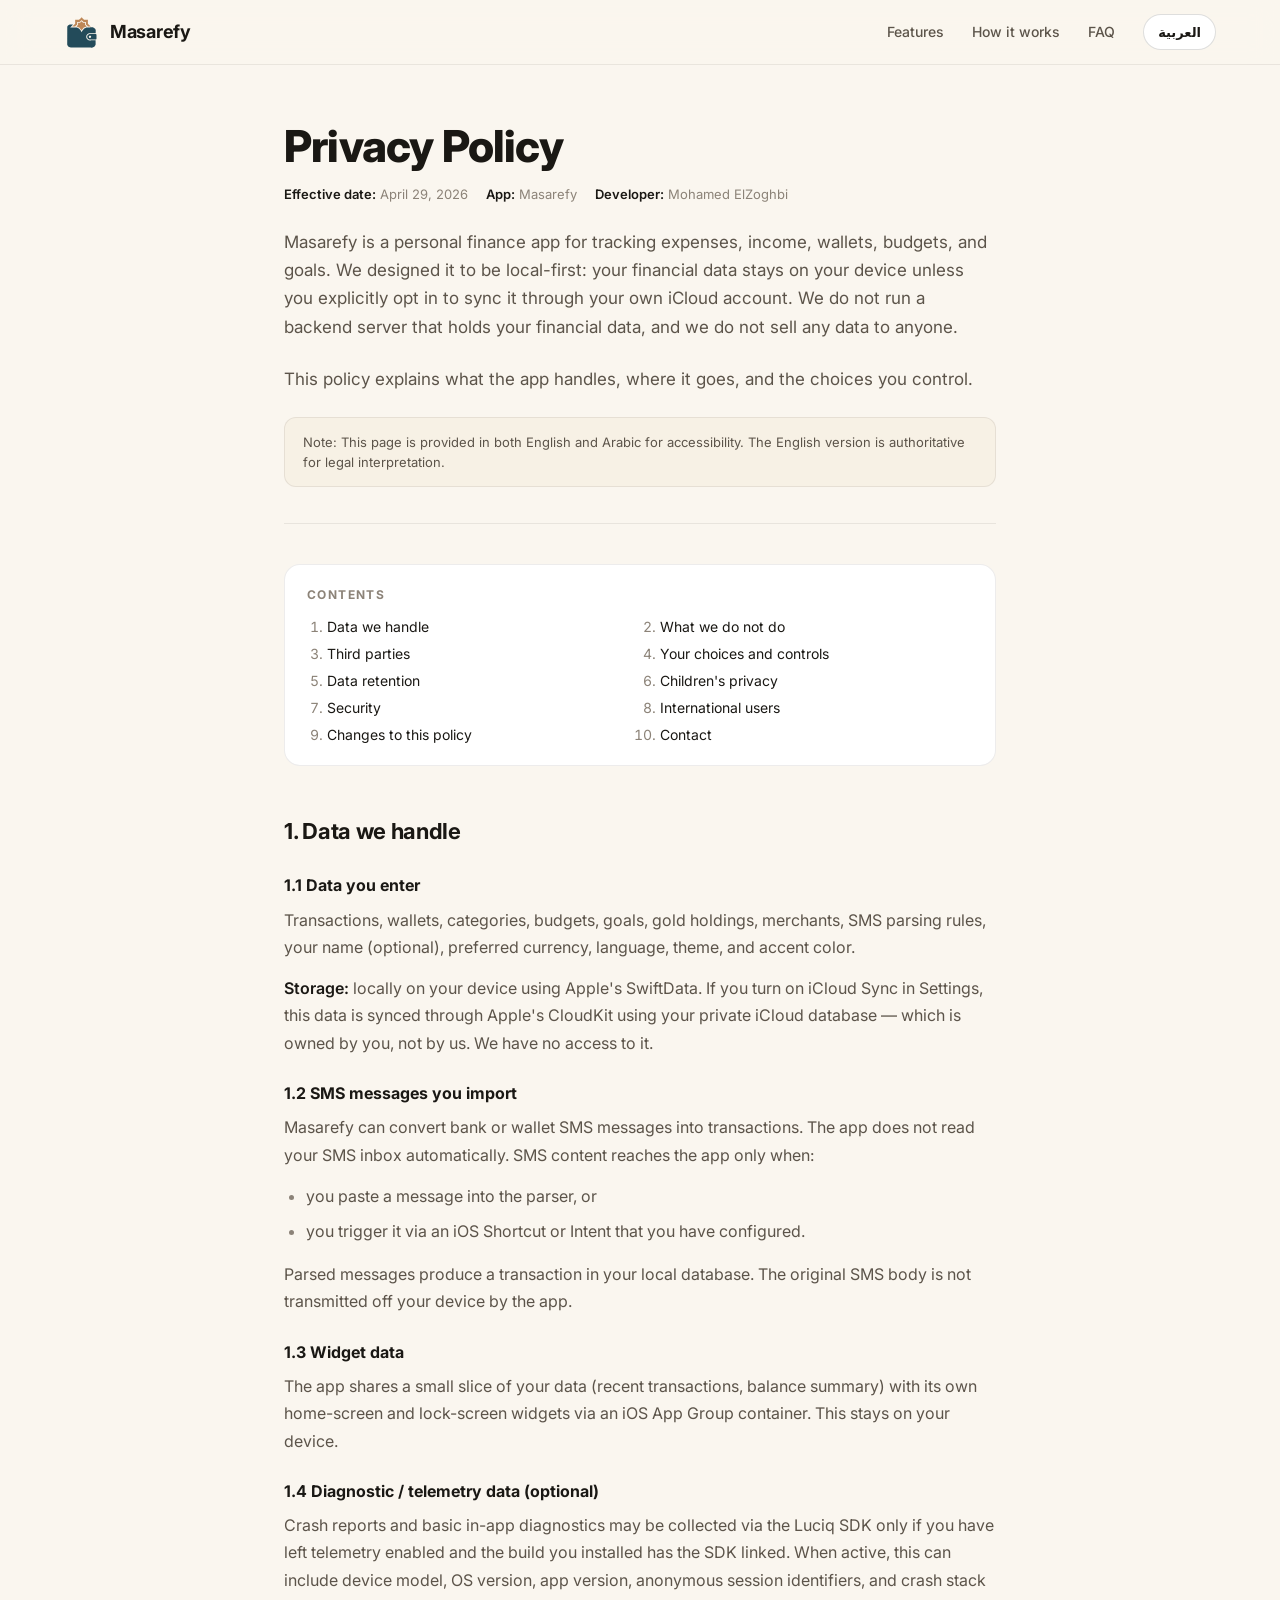
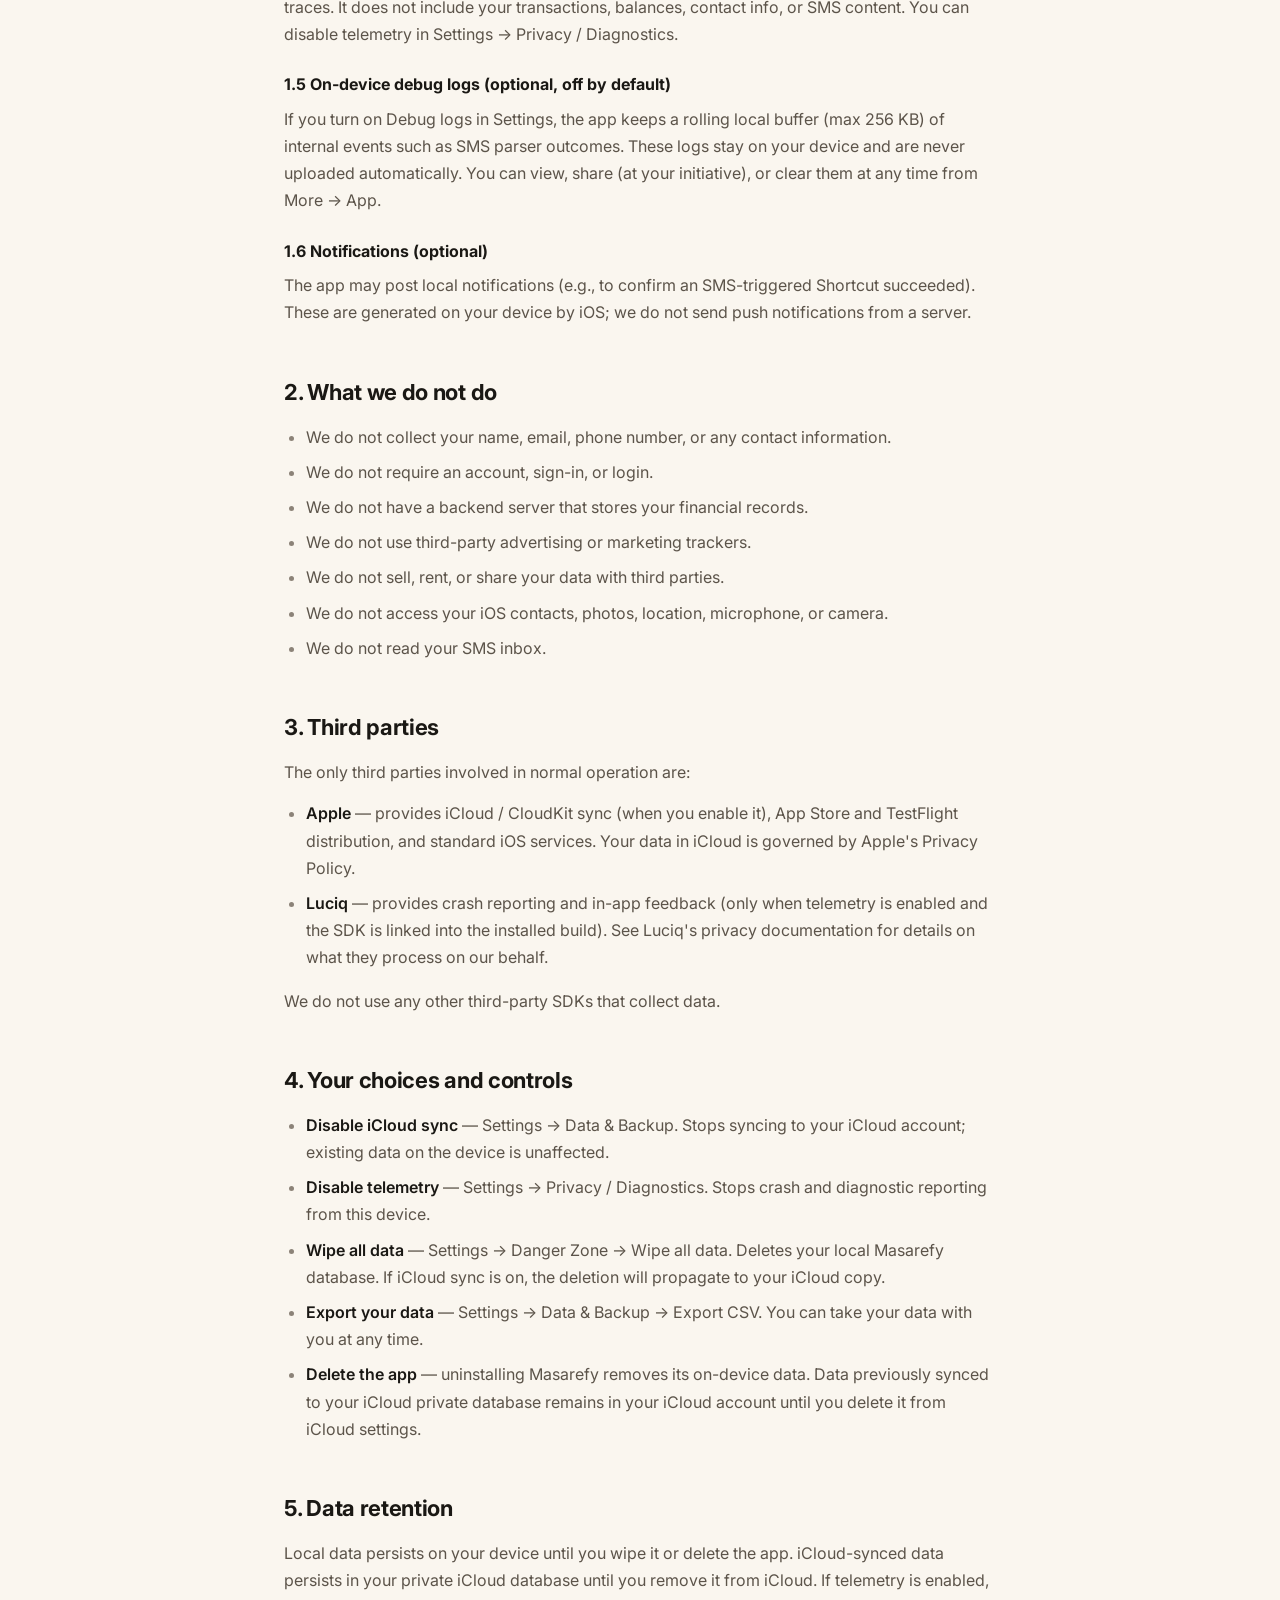
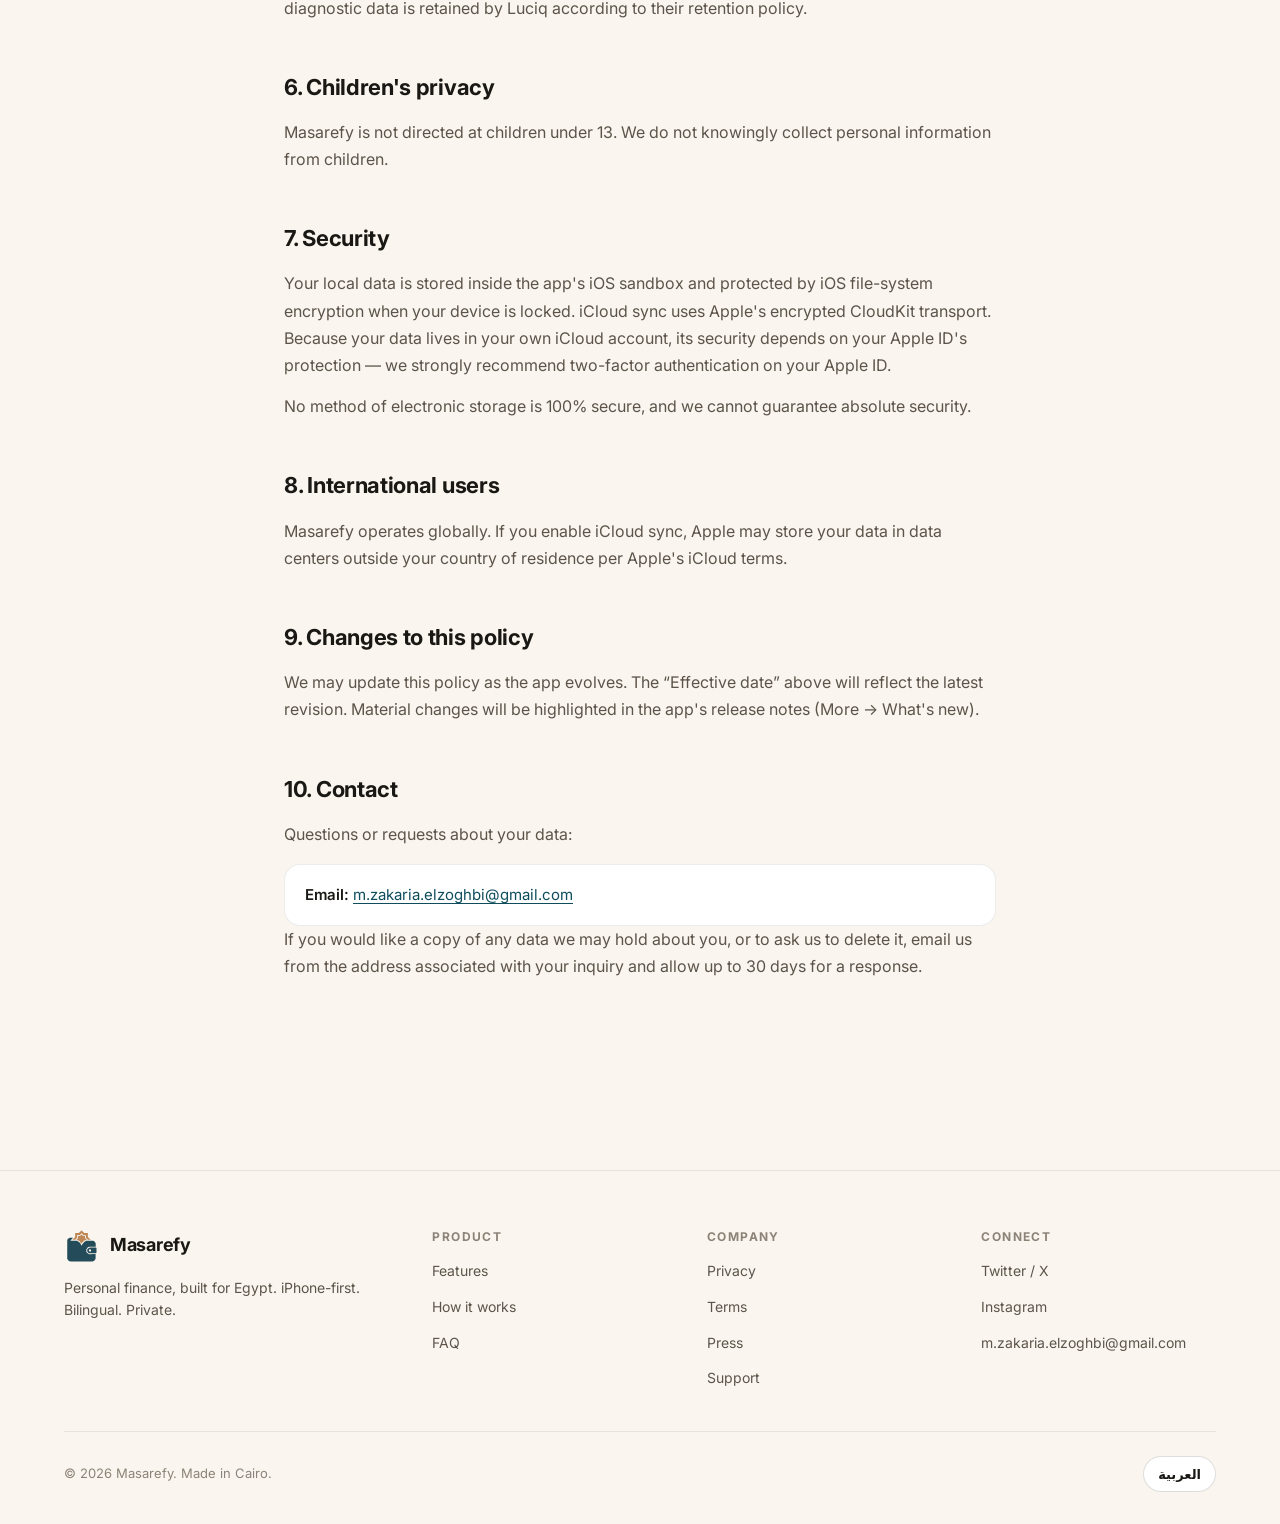
<file: privacy.html>
<!doctype html>
<html lang="en" dir="ltr">
<head>
  <meta charset="utf-8" />
  <meta name="viewport" content="width=device-width, initial-scale=1, viewport-fit=cover" />
  <meta name="theme-color" content="#FAF6EF" />
  <meta name="description" content="Masarefy privacy policy — local-first personal finance. Your data stays on your device unless you opt in to iCloud sync." />
  <title>Privacy Policy — Masarefy</title>

  <link rel="preconnect" href="https://fonts.googleapis.com" />
  <link rel="preconnect" href="https://fonts.gstatic.com" crossorigin />
  <link
    href="https://fonts.googleapis.com/css2?family=Inter:wght@400;500;600;700;800&family=Noto+Kufi+Arabic:wght@400;500;600;700;800&display=swap"
    rel="stylesheet"
  />
  <link rel="stylesheet" href="styles.css" />
</head>
<body>

  <header class="nav" role="banner">
    <div class="container nav-inner">
      <a href="index.html" class="brand" aria-label="Masarefy home">
        <span class="brand-mark" aria-hidden="true"><img src="logo.svg" alt="" /></span>
        <span data-en="Masarefy" data-ar="مصاريفي">Masarefy</span>
      </a>
      <nav class="nav-links" aria-label="Primary">
        <a href="index.html#features" data-en="Features" data-ar="المميزات">Features</a>
        <a href="index.html#how" data-en="How it works" data-ar="طريقة العمل">How it works</a>
        <a href="index.html#faq" data-en="FAQ" data-ar="الأسئلة">FAQ</a>
        <button id="lang-toggle" class="lang-toggle" type="button" aria-label="Switch to العربية">
          العربية
        </button>
      </nav>
    </div>
  </header>

  <main>
    <article class="legal">

      <header class="legal-head">
        <h1 data-en="Privacy Policy" data-ar="سياسة الخصوصية">Privacy Policy</h1>
        <div class="legal-meta">
          <span><strong data-en="Effective date:" data-ar="تاريخ السريان:">Effective date:</strong>
            <span data-en="April 29, 2026" data-ar="٢٩ أبريل ٢٠٢٦">April 29, 2026</span></span>
          <span><strong data-en="App:" data-ar="التطبيق:">App:</strong>
            <span data-en="Masarefy" data-ar="مصاريفي">Masarefy</span></span>
          <span><strong data-en="Developer:" data-ar="المطوّر:">Developer:</strong>
            <span data-en="Mohamed ElZoghbi" data-ar="محمد الزغبي">Mohamed ElZoghbi</span></span>
        </div>

        <p class="lede"
           data-en="Masarefy is a personal finance app for tracking expenses, income, wallets, budgets, and goals. We designed it to be local-first: your financial data stays on your device unless you explicitly opt in to sync it through your own iCloud account. We do not run a backend server that holds your financial data, and we do not sell any data to anyone."
           data-ar="مصاريفي تطبيق لإدارة المصاريف الشخصية لتتبع المصروفات والدخل والمحافظ والميزانيات والأهداف. صممناه ليعمل محلياً أولاً: بياناتك المالية تبقى على جهازك إلا إذا اخترت بشكل صريح مزامنتها عبر حساب iCloud الخاص بك. نحن لا نشغّل أي خادم خلفي يحتفظ ببياناتك المالية، ولا نبيع أي بيانات لأي طرف.">
          Masarefy is a personal finance app for tracking expenses, income, wallets, budgets, and goals. We designed it to be local-first: your financial data stays on your device unless you explicitly opt in to sync it through your own iCloud account. We do not run a backend server that holds your financial data, and we do not sell any data to anyone.
        </p>

        <p class="lede"
           data-en="This policy explains what the app handles, where it goes, and the choices you control."
           data-ar="توضح هذه السياسة البيانات التي يتعامل معها التطبيق، وأين تذهب، والخيارات التي يمكنك التحكم بها.">
          This policy explains what the app handles, where it goes, and the choices you control.
        </p>

        <div class="legal-note"
             data-en="Note: This page is provided in both English and Arabic for accessibility. The English version is authoritative for legal interpretation."
             data-ar="ملاحظة: هذه الصفحة متاحة بالإنجليزية والعربية للوصول الأسهل. النسخة الإنجليزية هي المرجع الرسمي عند التفسير القانوني.">
          Note: This page is provided in both English and Arabic for accessibility. The English version is authoritative for legal interpretation.
        </div>
      </header>

      <nav class="toc" aria-labelledby="toc-title">
        <h2 id="toc-title" data-en="Contents" data-ar="المحتويات">Contents</h2>
        <ol>
          <li><a href="#data-we-handle" data-en="Data we handle" data-ar="البيانات التي نتعامل معها">Data we handle</a></li>
          <li><a href="#what-we-dont-do" data-en="What we do not do" data-ar="ما لا نفعله">What we do not do</a></li>
          <li><a href="#third-parties" data-en="Third parties" data-ar="أطراف ثالثة">Third parties</a></li>
          <li><a href="#choices" data-en="Your choices and controls" data-ar="خياراتك وتحكمك">Your choices and controls</a></li>
          <li><a href="#retention" data-en="Data retention" data-ar="الاحتفاظ بالبيانات">Data retention</a></li>
          <li><a href="#children" data-en="Children's privacy" data-ar="خصوصية الأطفال">Children's privacy</a></li>
          <li><a href="#security" data-en="Security" data-ar="الأمان">Security</a></li>
          <li><a href="#international" data-en="International users" data-ar="المستخدمون الدوليون">International users</a></li>
          <li><a href="#changes" data-en="Changes to this policy" data-ar="التغييرات على هذه السياسة">Changes to this policy</a></li>
          <li><a href="#contact" data-en="Contact" data-ar="التواصل">Contact</a></li>
        </ol>
      </nav>

      <!-- 1 -->
      <section>
        <h2 id="data-we-handle" data-en="1. Data we handle" data-ar="١. البيانات التي نتعامل معها">1. Data we handle</h2>

        <h3 data-en="1.1 Data you enter" data-ar="١-١ البيانات التي تُدخلها">1.1 Data you enter</h3>
        <p data-en="Transactions, wallets, categories, budgets, goals, gold holdings, merchants, SMS parsing rules, your name (optional), preferred currency, language, theme, and accent color."
           data-ar="المعاملات، المحافظ، الفئات، الميزانيات، الأهداف، الذهب المُحتفظ به، التجار، قواعد تحليل الرسائل، اسمك (اختياري)، العملة المفضلة، اللغة، السمة، ولون التمييز.">
          Transactions, wallets, categories, budgets, goals, gold holdings, merchants, SMS parsing rules, your name (optional), preferred currency, language, theme, and accent color.
        </p>
        <p data-en="<strong>Storage:</strong> locally on your device using Apple's SwiftData. If you turn on iCloud Sync in Settings, this data is synced through Apple's CloudKit using your private iCloud database — which is owned by you, not by us. We have no access to it."
           data-ar="<strong>التخزين:</strong> محلياً على جهازك باستخدام SwiftData من Apple. إذا فعّلت مزامنة iCloud من الإعدادات، تتم مزامنة البيانات عبر CloudKit من Apple في قاعدة iCloud الخاصة بك — والتي تخصّك أنت، لا نحن. ليس لدينا أي صلاحية وصول إليها."
           data-html-ok="true">
          <strong>Storage:</strong> locally on your device using Apple's SwiftData. If you turn on iCloud Sync in Settings, this data is synced through Apple's CloudKit using your private iCloud database — which is owned by you, not by us. We have no access to it.
        </p>

        <h3 data-en="1.2 SMS messages you import" data-ar="١-٢ رسائل SMS التي تستوردها">1.2 SMS messages you import</h3>
        <p data-en="Masarefy can convert bank or wallet SMS messages into transactions. The app does not read your SMS inbox automatically. SMS content reaches the app only when:"
           data-ar="يمكن لمصاريفي تحويل رسائل SMS من البنوك أو المحافظ إلى معاملات. لا يقرأ التطبيق صندوق رسائلك تلقائياً. يصل محتوى الرسائل إلى التطبيق فقط في الحالات التالية:">
          Masarefy can convert bank or wallet SMS messages into transactions. The app does not read your SMS inbox automatically. SMS content reaches the app only when:
        </p>
        <ul>
          <li data-en="you paste a message into the parser, or" data-ar="عند لصق رسالة في المحلل، أو">you paste a message into the parser, or</li>
          <li data-en="you trigger it via an iOS Shortcut or Intent that you have configured." data-ar="عند تشغيله عبر اختصار أو Intent في iOS قمت بإعداده بنفسك.">you trigger it via an iOS Shortcut or Intent that you have configured.</li>
        </ul>
        <p data-en="Parsed messages produce a transaction in your local database. The original SMS body is not transmitted off your device by the app."
           data-ar="ينتج عن الرسائل المحلَّلة معاملة في قاعدة بياناتك المحلية. ولا يُرسل التطبيق محتوى الرسالة الأصلية خارج جهازك.">
          Parsed messages produce a transaction in your local database. The original SMS body is not transmitted off your device by the app.
        </p>

        <h3 data-en="1.3 Widget data" data-ar="١-٣ بيانات الودجات">1.3 Widget data</h3>
        <p data-en="The app shares a small slice of your data (recent transactions, balance summary) with its own home-screen and lock-screen widgets via an iOS App Group container. This stays on your device."
           data-ar="يشارك التطبيق جزءاً صغيراً من بياناتك (المعاملات الأخيرة، ملخص الرصيد) مع ودجات الشاشة الرئيسية وشاشة القفل الخاصة به عبر حاوية App Group في iOS. تبقى هذه البيانات على جهازك.">
          The app shares a small slice of your data (recent transactions, balance summary) with its own home-screen and lock-screen widgets via an iOS App Group container. This stays on your device.
        </p>

        <h3 data-en="1.4 Diagnostic / telemetry data (optional)" data-ar="١-٤ بيانات التشخيص / القياس عن بعد (اختياري)">1.4 Diagnostic / telemetry data (optional)</h3>
        <p data-en="Crash reports and basic in-app diagnostics may be collected via the Luciq SDK only if you have left telemetry enabled and the build you installed has the SDK linked. When active, this can include device model, OS version, app version, anonymous session identifiers, and crash stack traces. It does not include your transactions, balances, contact info, or SMS content. You can disable telemetry in Settings → Privacy / Diagnostics."
           data-ar="قد يتم جمع تقارير الأعطال وتشخيصات أساسية داخل التطبيق عبر Luciq SDK، فقط إذا كانت ميزة القياس عن بعد مفعّلة لديك وكانت النسخة المثبَّتة تحتوي على هذه المكتبة. عند تفعيلها، قد تشمل: طراز الجهاز، إصدار النظام، إصدار التطبيق، معرّفات جلسة مجهولة، ومعلومات أعطال (stack traces). لا تشمل معاملاتك أو أرصدتك أو معلومات اتصالك أو محتوى الرسائل. يمكنك إيقاف القياس عن بعد من الإعدادات ← الخصوصية / التشخيص.">
          Crash reports and basic in-app diagnostics may be collected via the Luciq SDK only if you have left telemetry enabled and the build you installed has the SDK linked. When active, this can include device model, OS version, app version, anonymous session identifiers, and crash stack traces. It does not include your transactions, balances, contact info, or SMS content. You can disable telemetry in Settings → Privacy / Diagnostics.
        </p>

        <h3 data-en="1.5 On-device debug logs (optional, off by default)" data-ar="١-٥ سجلات التصحيح على الجهاز (اختياري، معطّلة افتراضياً)">1.5 On-device debug logs (optional, off by default)</h3>
        <p data-en="If you turn on Debug logs in Settings, the app keeps a rolling local buffer (max 256 KB) of internal events such as SMS parser outcomes. These logs stay on your device and are never uploaded automatically. You can view, share (at your initiative), or clear them at any time from More → App."
           data-ar="إذا فعّلت سجلات التصحيح من الإعدادات، يحتفظ التطبيق بمخزن مؤقت محلي متجدد (حد أقصى ٢٥٦ كيلوبايت) لأحداث داخلية مثل نتائج محلل الرسائل. تبقى هذه السجلات على جهازك ولا يتم رفعها تلقائياً أبداً. يمكنك عرضها، أو مشاركتها (بمبادرة منك)، أو مسحها في أي وقت من المزيد ← التطبيق.">
          If you turn on Debug logs in Settings, the app keeps a rolling local buffer (max 256 KB) of internal events such as SMS parser outcomes. These logs stay on your device and are never uploaded automatically. You can view, share (at your initiative), or clear them at any time from More → App.
        </p>

        <h3 data-en="1.6 Notifications (optional)" data-ar="١-٦ الإشعارات (اختياري)">1.6 Notifications (optional)</h3>
        <p data-en="The app may post local notifications (e.g., to confirm an SMS-triggered Shortcut succeeded). These are generated on your device by iOS; we do not send push notifications from a server."
           data-ar="قد يُصدر التطبيق إشعارات محلية (مثلاً لتأكيد نجاح اختصار يعتمد على رسالة SMS). تُنشئها iOS على جهازك؛ نحن لا نرسل إشعارات push من أي خادم.">
          The app may post local notifications (e.g., to confirm an SMS-triggered Shortcut succeeded). These are generated on your device by iOS; we do not send push notifications from a server.
        </p>
      </section>

      <!-- 2 -->
      <section>
        <h2 id="what-we-dont-do" data-en="2. What we do not do" data-ar="٢. ما لا نفعله">2. What we do not do</h2>
        <ul>
          <li data-en="We do not collect your name, email, phone number, or any contact information." data-ar="لا نجمع اسمك أو بريدك الإلكتروني أو رقم هاتفك أو أي معلومات اتصال.">We do not collect your name, email, phone number, or any contact information.</li>
          <li data-en="We do not require an account, sign-in, or login." data-ar="لا نطلب حساباً ولا تسجيل دخول.">We do not require an account, sign-in, or login.</li>
          <li data-en="We do not have a backend server that stores your financial records." data-ar="لا نملك خادماً خلفياً يخزّن سجلاتك المالية.">We do not have a backend server that stores your financial records.</li>
          <li data-en="We do not use third-party advertising or marketing trackers." data-ar="لا نستخدم متتبعات إعلانية أو تسويقية من أطراف ثالثة.">We do not use third-party advertising or marketing trackers.</li>
          <li data-en="We do not sell, rent, or share your data with third parties." data-ar="لا نبيع بياناتك ولا نؤجّرها ولا نشاركها مع أطراف ثالثة.">We do not sell, rent, or share your data with third parties.</li>
          <li data-en="We do not access your iOS contacts, photos, location, microphone, or camera." data-ar="لا نصل إلى جهات اتصالك أو صورك أو موقعك أو الميكروفون أو الكاميرا.">We do not access your iOS contacts, photos, location, microphone, or camera.</li>
          <li data-en="We do not read your SMS inbox." data-ar="لا نقرأ صندوق رسائلك.">We do not read your SMS inbox.</li>
        </ul>
      </section>

      <!-- 3 -->
      <section>
        <h2 id="third-parties" data-en="3. Third parties" data-ar="٣. أطراف ثالثة">3. Third parties</h2>
        <p data-en="The only third parties involved in normal operation are:"
           data-ar="الأطراف الثالثة الوحيدة المشاركة في التشغيل العادي هي:">
          The only third parties involved in normal operation are:
        </p>
        <ul>
          <li data-en="<strong>Apple</strong> — provides iCloud / CloudKit sync (when you enable it), App Store and TestFlight distribution, and standard iOS services. Your data in iCloud is governed by Apple's Privacy Policy."
              data-ar="<strong>Apple</strong> — توفّر مزامنة iCloud / CloudKit (عند تفعيلها)، توزيع App Store و TestFlight، وخدمات iOS القياسية. بياناتك في iCloud تخضع لسياسة خصوصية Apple."
              data-html-ok="true">
            <strong>Apple</strong> — provides iCloud / CloudKit sync (when you enable it), App Store and TestFlight distribution, and standard iOS services. Your data in iCloud is governed by Apple's Privacy Policy.
          </li>
          <li data-en="<strong>Luciq</strong> — provides crash reporting and in-app feedback (only when telemetry is enabled and the SDK is linked into the installed build). See Luciq's privacy documentation for details on what they process on our behalf."
              data-ar="<strong>Luciq</strong> — يوفّر تقارير الأعطال والتعليقات داخل التطبيق (فقط عند تفعيل القياس عن بعد ووجود المكتبة في النسخة المثبَّتة). راجع وثائق Luciq للخصوصية لمعرفة تفاصيل ما يعالجونه نيابةً عنا."
              data-html-ok="true">
            <strong>Luciq</strong> — provides crash reporting and in-app feedback (only when telemetry is enabled and the SDK is linked into the installed build). See Luciq's privacy documentation for details on what they process on our behalf.
          </li>
        </ul>
        <p data-en="We do not use any other third-party SDKs that collect data."
           data-ar="لا نستخدم أي مكتبات أخرى من أطراف ثالثة تقوم بجمع بيانات.">
          We do not use any other third-party SDKs that collect data.
        </p>
      </section>

      <!-- 4 -->
      <section>
        <h2 id="choices" data-en="4. Your choices and controls" data-ar="٤. خياراتك وتحكمك">4. Your choices and controls</h2>
        <ul>
          <li data-en="<strong>Disable iCloud sync</strong> — Settings → Data &amp; Backup. Stops syncing to your iCloud account; existing data on the device is unaffected."
              data-ar="<strong>إيقاف مزامنة iCloud</strong> — الإعدادات ← البيانات والنسخ الاحتياطي. يوقف المزامنة إلى حساب iCloud الخاص بك؛ ولا يؤثر على البيانات الموجودة على الجهاز."
              data-html-ok="true">
            <strong>Disable iCloud sync</strong> — Settings → Data &amp; Backup. Stops syncing to your iCloud account; existing data on the device is unaffected.
          </li>
          <li data-en="<strong>Disable telemetry</strong> — Settings → Privacy / Diagnostics. Stops crash and diagnostic reporting from this device."
              data-ar="<strong>إيقاف القياس عن بعد</strong> — الإعدادات ← الخصوصية / التشخيص. يوقف إرسال تقارير الأعطال والتشخيص من هذا الجهاز."
              data-html-ok="true">
            <strong>Disable telemetry</strong> — Settings → Privacy / Diagnostics. Stops crash and diagnostic reporting from this device.
          </li>
          <li data-en="<strong>Wipe all data</strong> — Settings → Danger Zone → Wipe all data. Deletes your local Masarefy database. If iCloud sync is on, the deletion will propagate to your iCloud copy."
              data-ar="<strong>مسح كل البيانات</strong> — الإعدادات ← منطقة الخطر ← مسح كل البيانات. يحذف قاعدة بيانات مصاريفي المحلية. إذا كانت مزامنة iCloud مفعّلة، سيمتد الحذف إلى نسختك على iCloud."
              data-html-ok="true">
            <strong>Wipe all data</strong> — Settings → Danger Zone → Wipe all data. Deletes your local Masarefy database. If iCloud sync is on, the deletion will propagate to your iCloud copy.
          </li>
          <li data-en="<strong>Export your data</strong> — Settings → Data &amp; Backup → Export CSV. You can take your data with you at any time."
              data-ar="<strong>تصدير بياناتك</strong> — الإعدادات ← البيانات والنسخ الاحتياطي ← تصدير CSV. يمكنك أخذ بياناتك معك في أي وقت."
              data-html-ok="true">
            <strong>Export your data</strong> — Settings → Data &amp; Backup → Export CSV. You can take your data with you at any time.
          </li>
          <li data-en="<strong>Delete the app</strong> — uninstalling Masarefy removes its on-device data. Data previously synced to your iCloud private database remains in your iCloud account until you delete it from iCloud settings."
              data-ar="<strong>حذف التطبيق</strong> — إلغاء تثبيت مصاريفي يحذف بياناته على الجهاز. أما البيانات التي سبقت مزامنتها إلى قاعدة iCloud الخاصة بك فتبقى في حسابك على iCloud حتى تحذفها من إعدادات iCloud."
              data-html-ok="true">
            <strong>Delete the app</strong> — uninstalling Masarefy removes its on-device data. Data previously synced to your iCloud private database remains in your iCloud account until you delete it from iCloud settings.
          </li>
        </ul>
      </section>

      <!-- 5 -->
      <section>
        <h2 id="retention" data-en="5. Data retention" data-ar="٥. الاحتفاظ بالبيانات">5. Data retention</h2>
        <p data-en="Local data persists on your device until you wipe it or delete the app. iCloud-synced data persists in your private iCloud database until you remove it from iCloud. If telemetry is enabled, diagnostic data is retained by Luciq according to their retention policy."
           data-ar="تستمر البيانات المحلية على جهازك حتى تمسحها أو تحذف التطبيق. وتستمر البيانات المتزامَنة عبر iCloud في قاعدتك الخاصة على iCloud حتى تحذفها من هناك. إذا كان القياس عن بعد مفعّلاً، تُحتفظ بيانات التشخيص لدى Luciq وفقاً لسياسة الاحتفاظ الخاصة بهم.">
          Local data persists on your device until you wipe it or delete the app. iCloud-synced data persists in your private iCloud database until you remove it from iCloud. If telemetry is enabled, diagnostic data is retained by Luciq according to their retention policy.
        </p>
      </section>

      <!-- 6 -->
      <section>
        <h2 id="children" data-en="6. Children's privacy" data-ar="٦. خصوصية الأطفال">6. Children's privacy</h2>
        <p data-en="Masarefy is not directed at children under 13. We do not knowingly collect personal information from children."
           data-ar="مصاريفي ليس موجَّهاً للأطفال دون سن الثالثة عشرة. ولا نجمع عن قصد أي معلومات شخصية من الأطفال.">
          Masarefy is not directed at children under 13. We do not knowingly collect personal information from children.
        </p>
      </section>

      <!-- 7 -->
      <section>
        <h2 id="security" data-en="7. Security" data-ar="٧. الأمان">7. Security</h2>
        <p data-en="Your local data is stored inside the app's iOS sandbox and protected by iOS file-system encryption when your device is locked. iCloud sync uses Apple's encrypted CloudKit transport. Because your data lives in your own iCloud account, its security depends on your Apple ID's protection — we strongly recommend two-factor authentication on your Apple ID."
           data-ar="تُخزَّن بياناتك المحلية داخل صندوق الحماية (sandbox) الخاص بالتطبيق في iOS، ومحمية بتشفير نظام الملفات في iOS عندما يكون جهازك مقفلاً. تستخدم مزامنة iCloud نقل CloudKit المشفَّر من Apple. ولأن بياناتك في حسابك الخاص على iCloud، فإن أمانها يعتمد على حماية معرف Apple — نوصي بشدة بتفعيل المصادقة الثنائية على معرف Apple الخاص بك.">
          Your local data is stored inside the app's iOS sandbox and protected by iOS file-system encryption when your device is locked. iCloud sync uses Apple's encrypted CloudKit transport. Because your data lives in your own iCloud account, its security depends on your Apple ID's protection — we strongly recommend two-factor authentication on your Apple ID.
        </p>
        <p data-en="No method of electronic storage is 100% secure, and we cannot guarantee absolute security."
           data-ar="لا توجد وسيلة تخزين إلكتروني آمنة بنسبة ١٠٠٪، ولا يمكننا ضمان الأمان المطلق.">
          No method of electronic storage is 100% secure, and we cannot guarantee absolute security.
        </p>
      </section>

      <!-- 8 -->
      <section>
        <h2 id="international" data-en="8. International users" data-ar="٨. المستخدمون الدوليون">8. International users</h2>
        <p data-en="Masarefy operates globally. If you enable iCloud sync, Apple may store your data in data centers outside your country of residence per Apple's iCloud terms."
           data-ar="يعمل مصاريفي عالمياً. إذا فعّلت مزامنة iCloud، قد تخزّن Apple بياناتك في مراكز بيانات خارج بلد إقامتك وفقاً لشروط iCloud من Apple.">
          Masarefy operates globally. If you enable iCloud sync, Apple may store your data in data centers outside your country of residence per Apple's iCloud terms.
        </p>
      </section>

      <!-- 9 -->
      <section>
        <h2 id="changes" data-en="9. Changes to this policy" data-ar="٩. التغييرات على هذه السياسة">9. Changes to this policy</h2>
        <p data-en="We may update this policy as the app evolves. The “Effective date” above will reflect the latest revision. Material changes will be highlighted in the app's release notes (More → What's new)."
           data-ar="قد نُحدِّث هذه السياسة مع تطور التطبيق. سيعكس «تاريخ السريان» أعلاه آخر مراجعة. وستُبرَز التغييرات الجوهرية في ملاحظات إصدار التطبيق (المزيد ← ما الجديد).">
          We may update this policy as the app evolves. The “Effective date” above will reflect the latest revision. Material changes will be highlighted in the app's release notes (More → What's new).
        </p>
      </section>

      <!-- 10 -->
      <section>
        <h2 id="contact" data-en="10. Contact" data-ar="١٠. التواصل">10. Contact</h2>
        <p data-en="Questions or requests about your data:"
           data-ar="للاستفسارات أو الطلبات المتعلقة ببياناتك:">
          Questions or requests about your data:
        </p>
        <div class="contact-block">
          <strong data-en="Email:" data-ar="البريد الإلكتروني:">Email:</strong>
          <a href="mailto:m.zakaria.elzoghbi@gmail.com">m.zakaria.elzoghbi@gmail.com</a>
        </div>
        <p data-en="If you would like a copy of any data we may hold about you, or to ask us to delete it, email us from the address associated with your inquiry and allow up to 30 days for a response."
           data-ar="إذا أردت نسخة من أي بيانات قد تكون لدينا عنك، أو طلب حذفها، راسلنا من البريد الإلكتروني المرتبط باستفسارك واترك لنا حتى ٣٠ يوماً للرد.">
          If you would like a copy of any data we may hold about you, or to ask us to delete it, email us from the address associated with your inquiry and allow up to 30 days for a response.
        </p>
      </section>

    </article>
  </main>

  <footer class="footer" role="contentinfo">
    <div class="container">
      <div class="footer-grid">
        <div>
          <a href="index.html" class="brand" aria-label="Masarefy home">
            <span class="brand-mark" aria-hidden="true"><img src="logo.svg" alt="" /></span>
            <span data-en="Masarefy" data-ar="مصاريفي">Masarefy</span>
          </a>
          <p class="footer-brand-blurb"
             data-en="Personal finance, built for Egypt. iPhone-first. Bilingual. Private."
             data-ar="إدارة مصروفات، مصممة لمصر. آيفون أولاً. ثنائية اللغة. خصوصية محفوظة.">
            Personal finance, built for Egypt. iPhone-first. Bilingual. Private.
          </p>
        </div>

        <div>
          <h5 data-en="Product" data-ar="المنتج">Product</h5>
          <ul>
            <li><a href="index.html#features" data-en="Features" data-ar="المميزات">Features</a></li>
            <li><a href="index.html#how" data-en="How it works" data-ar="طريقة العمل">How it works</a></li>
            <li><a href="index.html#faq" data-en="FAQ" data-ar="الأسئلة">FAQ</a></li>
          </ul>
        </div>

        <div>
          <h5 data-en="Company" data-ar="الشركة">Company</h5>
          <ul>
            <li><a href="privacy.html" data-en="Privacy" data-ar="الخصوصية">Privacy</a></li>
            <li><a href="#" data-en="Terms" data-ar="الشروط">Terms</a></li>
            <li><a href="#" data-en="Press" data-ar="الصحافة">Press</a></li>
            <li><a href="support.html" data-en="Support" data-ar="الدعم">Support</a></li>
          </ul>
        </div>

        <div>
          <h5 data-en="Connect" data-ar="تواصل">Connect</h5>
          <ul>
            <li><a href="#" data-en="Twitter / X" data-ar="تويتر">Twitter / X</a></li>
            <li><a href="#" data-en="Instagram" data-ar="إنستجرام">Instagram</a></li>
            <li><a href="mailto:m.zakaria.elzoghbi@gmail.com">m.zakaria.elzoghbi@gmail.com</a></li>
          </ul>
        </div>
      </div>

      <div class="footer-bottom">
        <span data-en="© 2026 Masarefy. Made in Cairo." data-ar="© ٢٠٢٦ مصاريفي. صُنع في القاهرة.">© 2026 Masarefy. Made in Cairo.</span>
        <button class="lang-toggle" type="button"
                onclick="document.getElementById('lang-toggle').click();"
                aria-label="Switch language">
          <span data-en="العربية" data-ar="English">العربية</span>
        </button>
      </div>
    </div>
  </footer>

  <script src="app.js"></script>
</body>
</html>
</file>
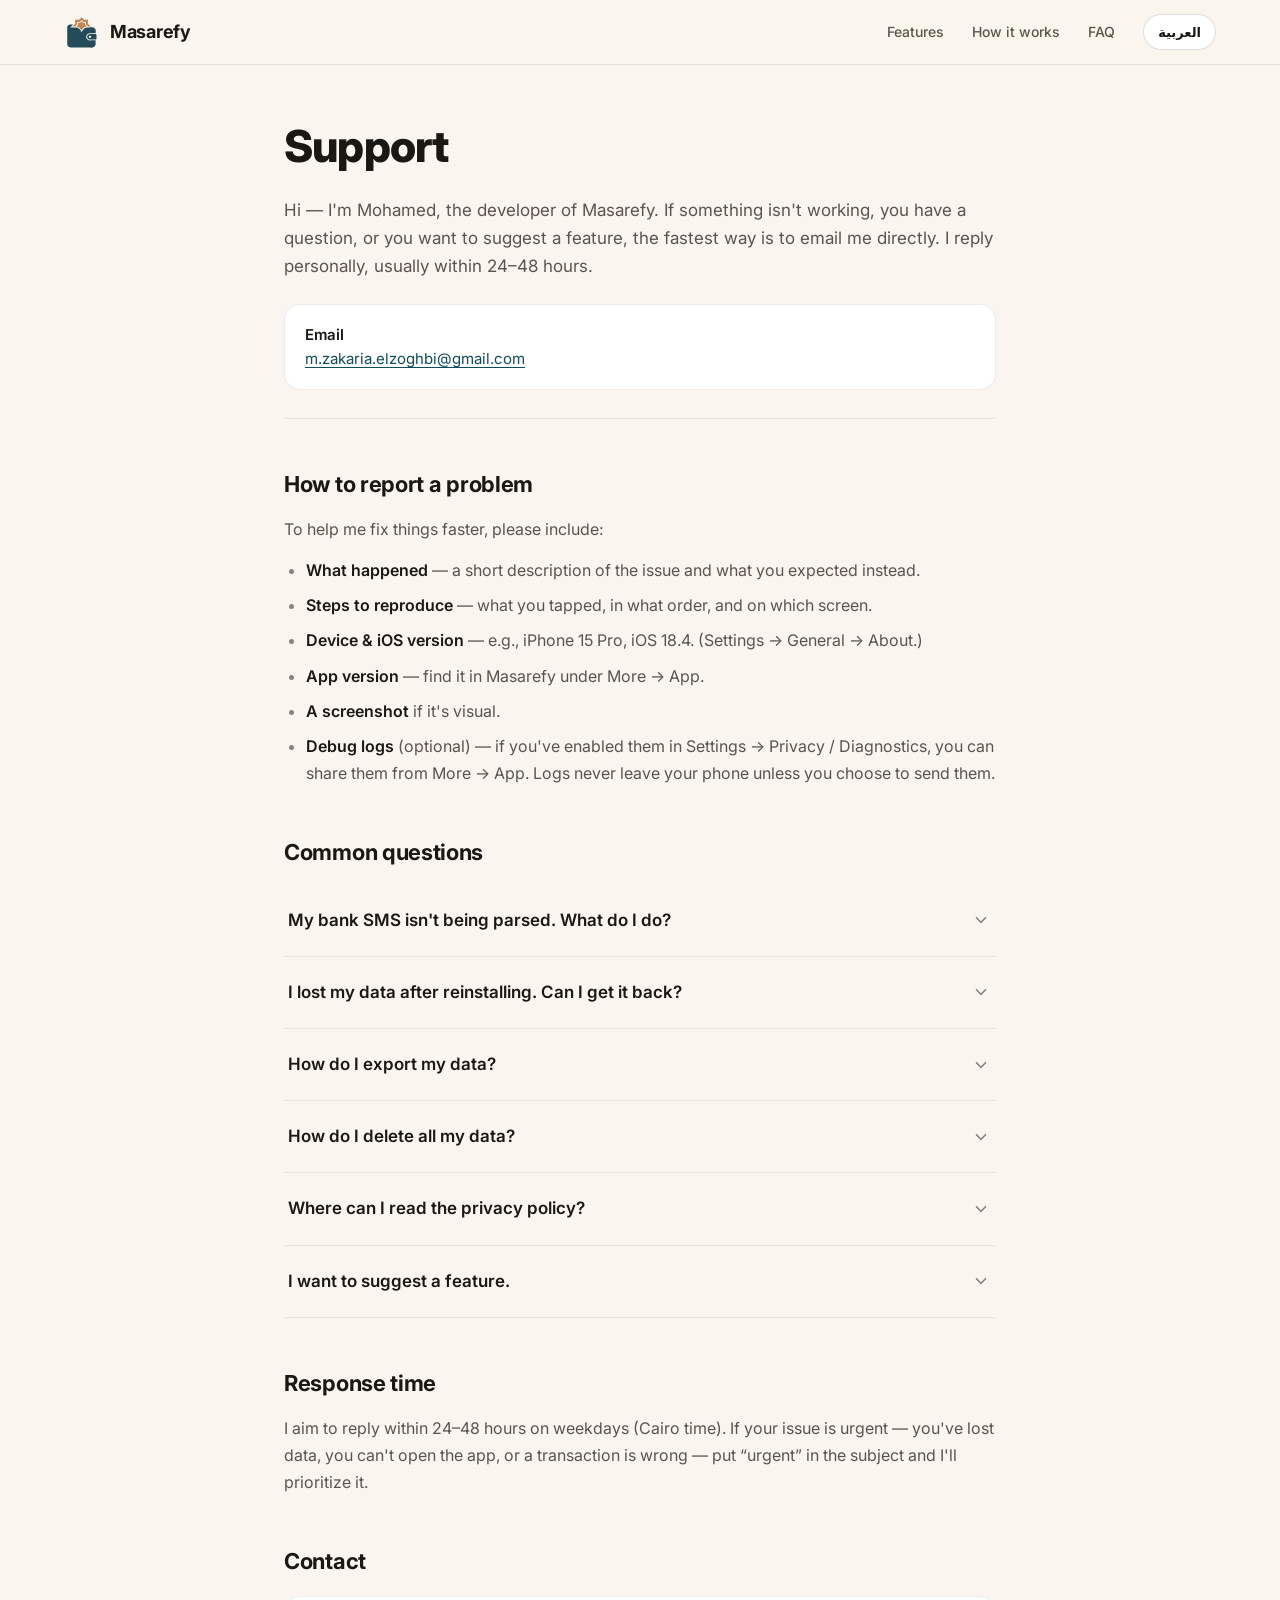
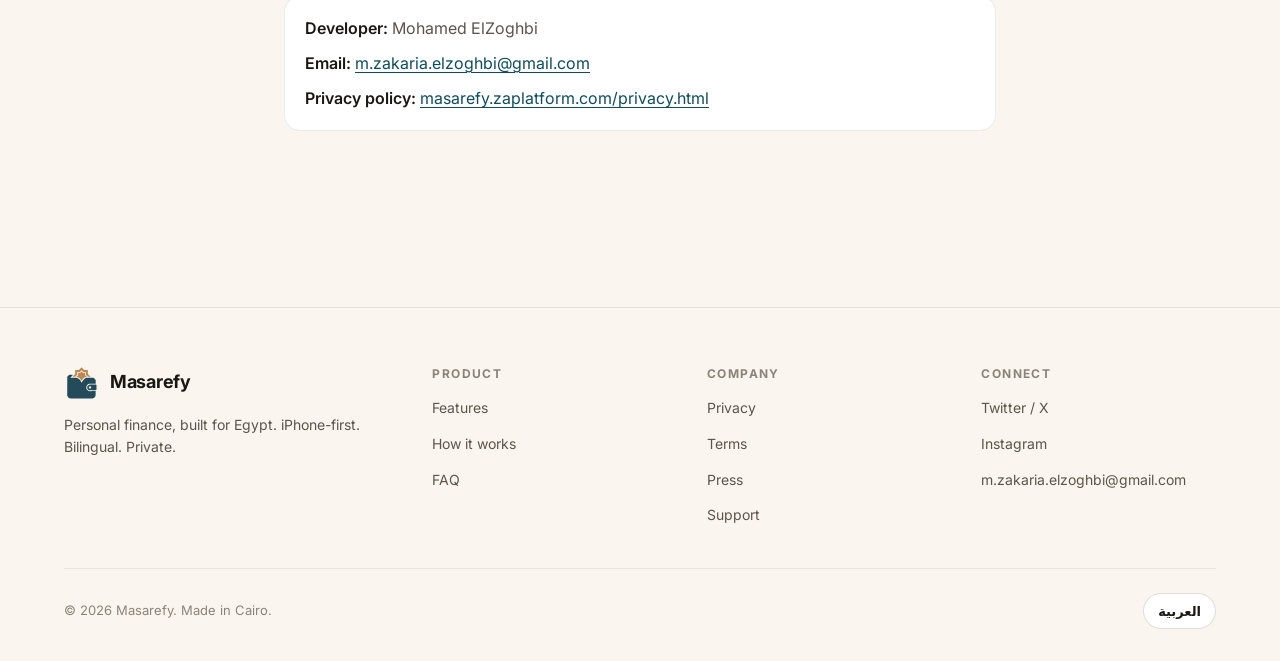
<file: support.html>
<!doctype html>
<html lang="en" dir="ltr">
<head>
  <meta charset="utf-8" />
  <meta name="viewport" content="width=device-width, initial-scale=1, viewport-fit=cover" />
  <meta name="theme-color" content="#FAF6EF" />
  <meta name="description" content="Masarefy support — get help, report a bug, or request a feature." />
  <title>Support — Masarefy</title>

  <link rel="preconnect" href="https://fonts.googleapis.com" />
  <link rel="preconnect" href="https://fonts.gstatic.com" crossorigin />
  <link
    href="https://fonts.googleapis.com/css2?family=Inter:wght@400;500;600;700;800&family=Noto+Kufi+Arabic:wght@400;500;600;700;800&display=swap"
    rel="stylesheet"
  />
  <link rel="stylesheet" href="styles.css" />
</head>
<body>

  <header class="nav" role="banner">
    <div class="container nav-inner">
      <a href="index.html" class="brand" aria-label="Masarefy home">
        <span class="brand-mark" aria-hidden="true"><img src="logo.svg" alt="" /></span>
        <span data-en="Masarefy" data-ar="مصاريفي">Masarefy</span>
      </a>
      <nav class="nav-links" aria-label="Primary">
        <a href="index.html#features" data-en="Features" data-ar="المميزات">Features</a>
        <a href="index.html#how" data-en="How it works" data-ar="طريقة العمل">How it works</a>
        <a href="index.html#faq" data-en="FAQ" data-ar="الأسئلة">FAQ</a>
        <button id="lang-toggle" class="lang-toggle" type="button" aria-label="Switch to العربية">
          العربية
        </button>
      </nav>
    </div>
  </header>

  <main>
    <article class="legal">

      <header class="legal-head">
        <h1 data-en="Support" data-ar="الدعم">Support</h1>
        <p class="lede"
           data-en="Hi — I'm Mohamed, the developer of Masarefy. If something isn't working, you have a question, or you want to suggest a feature, the fastest way is to email me directly. I reply personally, usually within 24–48 hours."
           data-ar="مرحباً — أنا محمد، مطوّر مصاريفي. لو في شيء لا يعمل، عندك سؤال، أو تريد اقتراح ميزة، أسرع طريقة هي مراسلتي مباشرة. أرد بنفسي، عادةً خلال ٢٤ إلى ٤٨ ساعة.">
          Hi — I'm Mohamed, the developer of Masarefy. If something isn't working, you have a question, or you want to suggest a feature, the fastest way is to email me directly. I reply personally, usually within 24–48 hours.
        </p>

        <div class="contact-block" style="margin-top: 24px;">
          <strong data-en="Email" data-ar="البريد الإلكتروني">Email</strong><br />
          <a href="mailto:m.zakaria.elzoghbi@gmail.com?subject=Masarefy%20support">m.zakaria.elzoghbi@gmail.com</a>
        </div>
      </header>

      <!-- What to include in your email -->
      <section>
        <h2 id="report" data-en="How to report a problem" data-ar="كيف تبلّغ عن مشكلة">How to report a problem</h2>
        <p data-en="To help me fix things faster, please include:"
           data-ar="حتى أتمكن من إصلاح المشكلة بسرعة، رجاءً ضمّن:">
          To help me fix things faster, please include:
        </p>
        <ul>
          <li data-en="<strong>What happened</strong> — a short description of the issue and what you expected instead."
              data-ar="<strong>ما الذي حدث</strong> — وصف قصير للمشكلة وما كنت تتوقعه."
              data-html-ok="true">
            <strong>What happened</strong> — a short description of the issue and what you expected instead.
          </li>
          <li data-en="<strong>Steps to reproduce</strong> — what you tapped, in what order, and on which screen."
              data-ar="<strong>خطوات تكرار المشكلة</strong> — ما الذي ضغطت عليه، بأي ترتيب، وعلى أي شاشة."
              data-html-ok="true">
            <strong>Steps to reproduce</strong> — what you tapped, in what order, and on which screen.
          </li>
          <li data-en="<strong>Device &amp; iOS version</strong> — e.g., iPhone 15 Pro, iOS 18.4. (Settings → General → About.)"
              data-ar="<strong>الجهاز ونسخة iOS</strong> — مثلاً، iPhone 15 Pro، iOS 18.4. (الإعدادات ← عام ← حول.)"
              data-html-ok="true">
            <strong>Device &amp; iOS version</strong> — e.g., iPhone 15 Pro, iOS 18.4. (Settings → General → About.)
          </li>
          <li data-en="<strong>App version</strong> — find it in Masarefy under More → App."
              data-ar="<strong>إصدار التطبيق</strong> — تجده داخل مصاريفي من المزيد ← التطبيق."
              data-html-ok="true">
            <strong>App version</strong> — find it in Masarefy under More → App.
          </li>
          <li data-en="<strong>A screenshot</strong> if it's visual."
              data-ar="<strong>لقطة شاشة</strong> إذا كانت المشكلة بصرية."
              data-html-ok="true">
            <strong>A screenshot</strong> if it's visual.
          </li>
          <li data-en="<strong>Debug logs</strong> (optional) — if you've enabled them in Settings → Privacy / Diagnostics, you can share them from More → App. Logs never leave your phone unless you choose to send them."
              data-ar="<strong>سجلات التصحيح</strong> (اختياري) — إذا فعّلتها من الإعدادات ← الخصوصية / التشخيص، تستطيع مشاركتها من المزيد ← التطبيق. السجلات لا تغادر هاتفك إلا إذا اخترت إرسالها."
              data-html-ok="true">
            <strong>Debug logs</strong> (optional) — if you've enabled them in Settings → Privacy / Diagnostics, you can share them from More → App. Logs never leave your phone unless you choose to send them.
          </li>
        </ul>
      </section>

      <!-- Quick fixes -->
      <section>
        <h2 id="quick-fixes" data-en="Common questions" data-ar="أسئلة شائعة">Common questions</h2>

        <details class="faq-item">
          <summary>
            <span data-en="My bank SMS isn't being parsed. What do I do?" data-ar="رسالة البنك لا يتم تحليلها. ماذا أفعل؟">
              My bank SMS isn't being parsed. What do I do?
            </span>
            <span class="chev" aria-hidden="true">
              <svg width="18" height="18" viewBox="0 0 24 24" fill="none" stroke="currentColor" stroke-width="2.2" stroke-linecap="round"><path d="M6 9l6 6 6-6"/></svg>
            </span>
          </summary>
          <p data-en="Open Settings → Auto-import (Rules) and check whether your bank or wallet has a built-in rule enabled. If your message still doesn't match, paste the SMS into the rule editor — Masarefy will help you build a custom rule. If you'd like me to add support for a new bank, email me the SMS format (you can redact the amount and account number)."
             data-ar="افتح الإعدادات ← الاستيراد التلقائي (القواعد) وتأكد أن قاعدة البنك أو المحفظة مفعّلة. إذا لم تتطابق رسالتك، الصق الـ SMS في محرر القواعد — مصاريفي يساعدك على بناء قاعدة مخصصة. إذا أردت دعم بنك جديد، راسلني بصيغة الرسالة (يمكنك إخفاء المبلغ ورقم الحساب).">
            Open Settings → Auto-import (Rules) and check whether your bank or wallet has a built-in rule enabled. If your message still doesn't match, paste the SMS into the rule editor — Masarefy will help you build a custom rule. If you'd like me to add support for a new bank, email me the SMS format (you can redact the amount and account number).
          </p>
        </details>

        <details class="faq-item">
          <summary>
            <span data-en="I lost my data after reinstalling. Can I get it back?" data-ar="فقدت بياناتي بعد إعادة التثبيت. هل يمكنني استعادتها؟">
              I lost my data after reinstalling. Can I get it back?
            </span>
            <span class="chev" aria-hidden="true">
              <svg width="18" height="18" viewBox="0 0 24 24" fill="none" stroke="currentColor" stroke-width="2.2" stroke-linecap="round"><path d="M6 9l6 6 6-6"/></svg>
            </span>
          </summary>
          <p data-en="If you had iCloud Sync enabled before deletion, your data is in your private iCloud database. Reinstall Masarefy, sign in to the same iCloud account, and turn on Settings → Data &amp; Backup → iCloud Sync. Your transactions, budgets, and goals will sync back. Without iCloud Sync, uninstalling removes local data permanently — Masarefy has no backend that can restore it."
             data-ar="إذا كانت مزامنة iCloud مفعّلة قبل الحذف، فبياناتك موجودة في قاعدة iCloud الخاصة بك. أعد تثبيت مصاريفي، سجّل الدخول بنفس حساب iCloud، وفعّل الإعدادات ← البيانات والنسخ الاحتياطي ← مزامنة iCloud. ستعود معاملاتك وميزانياتك وأهدافك. بدون مزامنة iCloud، حذف التطبيق يزيل البيانات المحلية نهائياً — مصاريفي ليس لديه خادم يستعيدها.">
            If you had iCloud Sync enabled before deletion, your data is in your private iCloud database. Reinstall Masarefy, sign in to the same iCloud account, and turn on Settings → Data &amp; Backup → iCloud Sync. Your transactions, budgets, and goals will sync back. Without iCloud Sync, uninstalling removes local data permanently — Masarefy has no backend that can restore it.
          </p>
        </details>

        <details class="faq-item">
          <summary>
            <span data-en="How do I export my data?" data-ar="كيف أصدّر بياناتي؟">
              How do I export my data?
            </span>
            <span class="chev" aria-hidden="true">
              <svg width="18" height="18" viewBox="0 0 24 24" fill="none" stroke="currentColor" stroke-width="2.2" stroke-linecap="round"><path d="M6 9l6 6 6-6"/></svg>
            </span>
          </summary>
          <p data-en="Settings → Data &amp; Backup → Export CSV. You'll get a file you can open in Numbers, Excel, or Google Sheets. Export is unrestricted — your data is always yours to take with you."
             data-ar="الإعدادات ← البيانات والنسخ الاحتياطي ← تصدير CSV. ستحصل على ملف يمكنك فتحه في Numbers أو Excel أو Google Sheets. التصدير غير مقيّد — بياناتك لك دائماً.">
            Settings → Data &amp; Backup → Export CSV. You'll get a file you can open in Numbers, Excel, or Google Sheets. Export is unrestricted — your data is always yours to take with you.
          </p>
        </details>

        <details class="faq-item">
          <summary>
            <span data-en="How do I delete all my data?" data-ar="كيف أحذف كل بياناتي؟">
              How do I delete all my data?
            </span>
            <span class="chev" aria-hidden="true">
              <svg width="18" height="18" viewBox="0 0 24 24" fill="none" stroke="currentColor" stroke-width="2.2" stroke-linecap="round"><path d="M6 9l6 6 6-6"/></svg>
            </span>
          </summary>
          <p data-en="Settings → Danger Zone → Wipe all data. This deletes your local database; if iCloud Sync is on, the deletion will propagate to your iCloud copy as well. To remove what's in iCloud independently, go to iOS Settings → [your name] → iCloud → Manage Account Storage."
             data-ar="الإعدادات ← منطقة الخطر ← مسح كل البيانات. هذا يحذف قاعدة بياناتك المحلية؛ وإذا كانت مزامنة iCloud مفعّلة سيمتد الحذف إلى نسختك على iCloud أيضاً. لإزالة ما في iCloud منفرداً، اذهب إلى إعدادات iOS ← [اسمك] ← iCloud ← إدارة سعة الحساب.">
            Settings → Danger Zone → Wipe all data. This deletes your local database; if iCloud Sync is on, the deletion will propagate to your iCloud copy as well. To remove what's in iCloud independently, go to iOS Settings → [your name] → iCloud → Manage Account Storage.
          </p>
        </details>

        <details class="faq-item">
          <summary>
            <span data-en="Where can I read the privacy policy?" data-ar="أين أقرأ سياسة الخصوصية؟">
              Where can I read the privacy policy?
            </span>
            <span class="chev" aria-hidden="true">
              <svg width="18" height="18" viewBox="0 0 24 24" fill="none" stroke="currentColor" stroke-width="2.2" stroke-linecap="round"><path d="M6 9l6 6 6-6"/></svg>
            </span>
          </summary>
          <p data-en="The full privacy policy is at <a href='privacy.html'>masarefy.zaplatform.com/privacy.html</a>. The short version: Masarefy stores your data on your device. Nothing leaves your phone unless you opt in to iCloud Sync, in which case it goes to your own private iCloud database — not to me, not to a server I run."
             data-ar="سياسة الخصوصية الكاملة على <a href='privacy.html'>masarefy.zaplatform.com/privacy.html</a>. باختصار: مصاريفي يخزّن بياناتك على جهازك. لا شيء يغادر هاتفك إلا إذا فعّلت مزامنة iCloud، وفي هذه الحالة تذهب إلى قاعدة iCloud الخاصة بك — وليس إليّ، وليس إلى خادم أملكه."
             data-html-ok="true">
            The full privacy policy is at <a href="privacy.html">masarefy.zaplatform.com/privacy.html</a>. The short version: Masarefy stores your data on your device. Nothing leaves your phone unless you opt in to iCloud Sync, in which case it goes to your own private iCloud database — not to me, not to a server I run.
          </p>
        </details>

        <details class="faq-item">
          <summary>
            <span data-en="I want to suggest a feature." data-ar="أريد اقتراح ميزة.">I want to suggest a feature.</span>
            <span class="chev" aria-hidden="true">
              <svg width="18" height="18" viewBox="0 0 24 24" fill="none" stroke="currentColor" stroke-width="2.2" stroke-linecap="round"><path d="M6 9l6 6 6-6"/></svg>
            </span>
          </summary>
          <p data-en="Please do — Masarefy is shaped largely by what early users ask for. Email the idea with a sentence about your use case. I read every one."
             data-ar="رجاءً افعل — مصاريفي يتشكّل بشكل كبير بناءً على ما يطلبه المستخدمون الأوائل. راسلني بالفكرة وجملة عن حالة الاستخدام. أقرأ كل رسالة.">
            Please do — Masarefy is shaped largely by what early users ask for. Email the idea with a sentence about your use case. I read every one.
          </p>
        </details>
      </section>

      <!-- Response time -->
      <section>
        <h2 id="response-time" data-en="Response time" data-ar="وقت الرد">Response time</h2>
        <p data-en="I aim to reply within 24–48 hours on weekdays (Cairo time). If your issue is urgent — you've lost data, you can't open the app, or a transaction is wrong — put “urgent” in the subject and I'll prioritize it."
           data-ar="أهدف للرد خلال ٢٤ إلى ٤٨ ساعة في أيام الأسبوع (بتوقيت القاهرة). إذا كانت مشكلتك عاجلة — فقدت بيانات، لا يفتح التطبيق، أو في خطأ في معاملة — اكتب «عاجل» في عنوان الرسالة وسأعطيها الأولوية.">
          I aim to reply within 24–48 hours on weekdays (Cairo time). If your issue is urgent — you've lost data, you can't open the app, or a transaction is wrong — put “urgent” in the subject and I'll prioritize it.
        </p>
      </section>

      <!-- Contact card -->
      <section>
        <h2 id="contact" data-en="Contact" data-ar="التواصل">Contact</h2>
        <div class="contact-block">
          <p style="margin: 0 0 8px;">
            <strong data-en="Developer:" data-ar="المطوّر:">Developer:</strong>
            <span data-en="Mohamed ElZoghbi" data-ar="محمد الزغبي">Mohamed ElZoghbi</span>
          </p>
          <p style="margin: 0 0 8px;">
            <strong data-en="Email:" data-ar="البريد الإلكتروني:">Email:</strong>
            <a href="mailto:m.zakaria.elzoghbi@gmail.com?subject=Masarefy%20support">m.zakaria.elzoghbi@gmail.com</a>
          </p>
          <p style="margin: 0;">
            <strong data-en="Privacy policy:" data-ar="سياسة الخصوصية:">Privacy policy:</strong>
            <a href="privacy.html" data-en="masarefy.zaplatform.com/privacy.html" data-ar="masarefy.zaplatform.com/privacy.html">masarefy.zaplatform.com/privacy.html</a>
          </p>
        </div>
      </section>

    </article>
  </main>

  <footer class="footer" role="contentinfo">
    <div class="container">
      <div class="footer-grid">
        <div>
          <a href="index.html" class="brand" aria-label="Masarefy home">
            <span class="brand-mark" aria-hidden="true"><img src="logo.svg" alt="" /></span>
            <span data-en="Masarefy" data-ar="مصاريفي">Masarefy</span>
          </a>
          <p class="footer-brand-blurb"
             data-en="Personal finance, built for Egypt. iPhone-first. Bilingual. Private."
             data-ar="إدارة مصروفات، مصممة لمصر. آيفون أولاً. ثنائية اللغة. خصوصية محفوظة.">
            Personal finance, built for Egypt. iPhone-first. Bilingual. Private.
          </p>
        </div>

        <div>
          <h5 data-en="Product" data-ar="المنتج">Product</h5>
          <ul>
            <li><a href="index.html#features" data-en="Features" data-ar="المميزات">Features</a></li>
            <li><a href="index.html#how" data-en="How it works" data-ar="طريقة العمل">How it works</a></li>
            <li><a href="index.html#faq" data-en="FAQ" data-ar="الأسئلة">FAQ</a></li>
          </ul>
        </div>

        <div>
          <h5 data-en="Company" data-ar="الشركة">Company</h5>
          <ul>
            <li><a href="privacy.html" data-en="Privacy" data-ar="الخصوصية">Privacy</a></li>
            <li><a href="#" data-en="Terms" data-ar="الشروط">Terms</a></li>
            <li><a href="#" data-en="Press" data-ar="الصحافة">Press</a></li>
            <li><a href="support.html" data-en="Support" data-ar="الدعم">Support</a></li>
          </ul>
        </div>

        <div>
          <h5 data-en="Connect" data-ar="تواصل">Connect</h5>
          <ul>
            <li><a href="#" data-en="Twitter / X" data-ar="تويتر">Twitter / X</a></li>
            <li><a href="#" data-en="Instagram" data-ar="إنستجرام">Instagram</a></li>
            <li><a href="mailto:m.zakaria.elzoghbi@gmail.com">m.zakaria.elzoghbi@gmail.com</a></li>
          </ul>
        </div>
      </div>

      <div class="footer-bottom">
        <span data-en="© 2026 Masarefy. Made in Cairo." data-ar="© ٢٠٢٦ مصاريفي. صُنع في القاهرة.">© 2026 Masarefy. Made in Cairo.</span>
        <button class="lang-toggle" type="button"
                onclick="document.getElementById('lang-toggle').click();"
                aria-label="Switch language">
          <span data-en="العربية" data-ar="English">العربية</span>
        </button>
      </div>
    </div>
  </footer>

  <script src="app.js"></script>
</body>
</html>
</file>
<file: styles.css>
/* Masarefy landing — tokens lifted from masrefyv2/Masrefy/tokens.js */

:root {
  --primary: #0F4C5C;
  --primary-variant: #1B6A7E;
  --secondary: #C8854A;
  --accent: #E8A87C;

  --bg: #FAF6EF;
  --bg-elevated: #F4EEE2;
  --surface: #FFFFFF;
  --surface-alt: #F7F1E5;

  --text: #1A1814;
  --text-2: #5C544A;
  --text-3: #8C8378;
  --on-primary: #FAF6EF;

  --success: #5C7C3A;
  --error: #B8463E;
  --gold: #B8893D;
  --gold-light: #E0B96A;
  --zakah: #3D6B4F;
  --zakah-light: #7CA188;

  --divider: rgba(26, 24, 20, 0.08);
  --divider-strong: rgba(26, 24, 20, 0.14);

  --shadow-1: 0 1px 2px rgba(26,24,20,0.04), 0 2px 8px rgba(26,24,20,0.04);
  --shadow-2: 0 4px 12px rgba(26,24,20,0.08), 0 1px 3px rgba(26,24,20,0.06);
  --shadow-3: 0 12px 32px rgba(26,24,20,0.16), 0 4px 12px rgba(26,24,20,0.08);

  --radius-sm: 8px;
  --radius-md: 12px;
  --radius-lg: 16px;
  --radius-xl: 24px;

  --ease: cubic-bezier(.2, .7, .2, 1);
  --dur-fast: 150ms;
  --dur-base: 220ms;
  --dur-slow: 400ms;

  --font-en: 'Inter', system-ui, -apple-system, 'Segoe UI', Roboto, sans-serif;
  --font-ar: 'Noto Kufi Arabic', system-ui, -apple-system, sans-serif;

  --max: 1200px;
}

* { box-sizing: border-box; }

html { scroll-behavior: smooth; }

body {
  margin: 0;
  background: var(--bg);
  color: var(--text);
  font-family: var(--font-en);
  font-size: 16px;
  line-height: 1.6;
  -webkit-font-smoothing: antialiased;
  text-rendering: optimizeLegibility;
}

html[lang="ar"] body,
html[dir="rtl"] body {
  font-family: var(--font-ar);
  letter-spacing: 0;
}

a { color: var(--primary); text-decoration: none; transition: color var(--dur-fast) var(--ease); }
a:hover { color: var(--primary-variant); }

button { font-family: inherit; cursor: pointer; }

img { max-width: 100%; display: block; }

::selection { background: var(--accent); color: var(--text); }

/* Focus ring */
:focus-visible {
  outline: 3px solid var(--secondary);
  outline-offset: 3px;
  border-radius: 6px;
}

/* ─── Layout ─────────────────────────────────────────── */

.container {
  width: 100%;
  max-width: var(--max);
  margin: 0 auto;
  padding: 0 24px;
}

.section {
  padding: 80px 0;
  position: relative;
}

@media (max-width: 768px) {
  .section { padding: 56px 0; }
}

/* ─── Nav ─────────────────────────────────────────── */

.nav {
  position: sticky;
  top: 0;
  z-index: 50;
  backdrop-filter: saturate(140%) blur(14px);
  -webkit-backdrop-filter: saturate(140%) blur(14px);
  background: rgba(250, 246, 239, 0.78);
  border-bottom: 1px solid var(--divider);
}

.nav-inner {
  display: flex;
  align-items: center;
  justify-content: space-between;
  height: 64px;
  gap: 16px;
}

.brand {
  display: flex;
  align-items: center;
  gap: 10px;
  font-weight: 700;
  font-size: 18px;
  letter-spacing: -0.3px;
  color: var(--text);
}

.brand-mark {
  width: 36px;
  height: 36px;
  display: grid;
  place-items: center;
  flex-shrink: 0;
}
.brand-mark img,
.brand-mark svg {
  width: 100%;
  height: 100%;
  display: block;
  object-fit: contain;
}

.nav-links {
  display: flex;
  align-items: center;
  gap: 28px;
}

.nav-links a {
  color: var(--text-2);
  font-size: 14px;
  font-weight: 500;
}
.nav-links a:hover { color: var(--text); }

.lang-toggle {
  display: inline-flex;
  align-items: center;
  gap: 6px;
  padding: 8px 14px;
  border-radius: 999px;
  background: var(--surface);
  border: 1px solid var(--divider-strong);
  color: var(--text);
  font-size: 13px;
  font-weight: 600;
  min-height: 36px;
  transition: background var(--dur-fast) var(--ease), transform var(--dur-fast) var(--ease);
}
.lang-toggle:hover { background: var(--surface-alt); }
.lang-toggle:active { transform: scale(0.97); }

@media (max-width: 640px) {
  .nav-links a:not(.nav-cta) { display: none; }
}

/* ─── Buttons ─────────────────────────────────────────── */

.btn {
  display: inline-flex;
  align-items: center;
  justify-content: center;
  gap: 10px;
  padding: 14px 22px;
  border-radius: 999px;
  font-weight: 600;
  font-size: 15px;
  border: 1px solid transparent;
  min-height: 48px;
  transition: transform var(--dur-fast) var(--ease),
              background var(--dur-fast) var(--ease),
              box-shadow var(--dur-fast) var(--ease);
  text-decoration: none;
}

.btn-primary {
  background: var(--primary);
  color: var(--on-primary);
  box-shadow: var(--shadow-2);
}
.btn-primary:hover {
  background: var(--primary-variant);
  color: var(--on-primary);
  box-shadow: var(--shadow-3);
}
.btn-primary:active { transform: scale(0.98); }

.btn-secondary {
  background: transparent;
  color: var(--text);
  border-color: var(--divider-strong);
}
.btn-secondary:hover {
  background: var(--surface-alt);
  color: var(--text);
}

.btn .arrow { transition: transform var(--dur-base) var(--ease); }
.btn:hover .arrow { transform: translateX(3px); }
html[dir="rtl"] .btn:hover .arrow { transform: translateX(-3px); }

/* ─── Hero ─────────────────────────────────────────── */

.hero {
  padding: 64px 0 48px;
  position: relative;
  overflow: hidden;
}

.hero::before {
  content: "";
  position: absolute;
  inset: -10% -20% auto auto;
  width: 720px;
  height: 720px;
  background: radial-gradient(closest-side, rgba(232, 168, 124, 0.32), transparent 70%);
  pointer-events: none;
  z-index: 0;
}

.hero::after {
  content: "";
  position: absolute;
  inset: auto auto -20% -20%;
  width: 600px;
  height: 600px;
  background: radial-gradient(closest-side, rgba(15, 76, 92, 0.18), transparent 70%);
  pointer-events: none;
  z-index: 0;
}

.hero-grid {
  display: grid;
  grid-template-columns: 1.05fr 1fr;
  gap: 56px;
  align-items: center;
  position: relative;
  z-index: 1;
}

.hero-eyebrow {
  display: inline-flex;
  align-items: center;
  gap: 8px;
  padding: 6px 12px;
  background: var(--surface);
  border: 1px solid var(--divider-strong);
  border-radius: 999px;
  font-size: 12px;
  font-weight: 600;
  color: var(--text-2);
  letter-spacing: 0.4px;
  text-transform: uppercase;
}
html[lang="ar"] .hero-eyebrow { letter-spacing: 0; text-transform: none; font-size: 13px; }

.hero-eyebrow .dot {
  width: 8px; height: 8px; border-radius: 999px;
  background: var(--secondary);
}

.hero h1 {
  font-size: clamp(36px, 5.5vw, 64px);
  line-height: 1.05;
  letter-spacing: -1.2px;
  font-weight: 800;
  margin: 22px 0 18px;
  color: var(--text);
}

html[lang="ar"] .hero h1 {
  letter-spacing: -0.4px;
  line-height: 1.2;
  font-weight: 700;
}

.hero h1 .accent { color: var(--primary); }
.hero h1 .underline {
  background: linear-gradient(180deg, transparent 65%, rgba(232, 168, 124, 0.55) 65%);
  padding: 0 4px;
}

.hero p.lede {
  font-size: 18px;
  line-height: 1.6;
  color: var(--text-2);
  max-width: 520px;
  margin: 0 0 32px;
}

.hero-ctas {
  display: flex;
  flex-wrap: wrap;
  gap: 12px;
  margin-bottom: 24px;
}

.hero-meta {
  display: flex;
  align-items: center;
  gap: 12px;
  font-size: 13px;
  color: var(--text-3);
}

.stars { color: var(--secondary); letter-spacing: 2px; }

@media (max-width: 900px) {
  .hero-grid { grid-template-columns: 1fr; gap: 32px; }
  .hero { padding: 32px 0 16px; }
}

/* ─── Phone mockup ─────────────────────────────────────────── */

.phone-stage {
  display: flex;
  justify-content: center;
  align-items: center;
  position: relative;
}

.phone {
  width: 320px;
  height: 660px;
  border-radius: 48px;
  background: linear-gradient(180deg, #2A2722, #1A1814);
  padding: 12px;
  box-shadow:
    0 30px 60px rgba(26, 24, 20, 0.28),
    0 12px 24px rgba(26, 24, 20, 0.12),
    inset 0 0 0 2px rgba(255, 255, 255, 0.06);
  position: relative;
}

.phone::before {
  /* Dynamic Island */
  content: "";
  position: absolute;
  top: 18px;
  left: 50%;
  transform: translateX(-50%);
  width: 96px;
  height: 28px;
  background: #0a0908;
  border-radius: 999px;
  z-index: 2;
}

.phone-screen {
  width: 100%;
  height: 100%;
  border-radius: 36px;
  background: var(--bg);
  overflow: hidden;
  position: relative;
  display: flex;
  flex-direction: column;
}

.status-bar {
  display: flex;
  justify-content: space-between;
  align-items: center;
  padding: 14px 28px 6px;
  font-size: 12px;
  font-weight: 600;
  color: var(--text);
}

.status-icons { display: inline-flex; gap: 6px; opacity: 0.9; }

.screen-content {
  flex: 1;
  padding: 8px 18px 24px;
  overflow: hidden;
}

.greet {
  font-size: 12px;
  color: var(--text-3);
  margin-top: 12px;
}

.greet-name {
  font-size: 22px;
  font-weight: 700;
  letter-spacing: -0.4px;
  color: var(--text);
  margin-top: 2px;
}

.balance-card {
  margin-top: 20px;
  padding: 22px;
  border-radius: var(--radius-xl);
  background: linear-gradient(140deg, var(--primary), var(--primary-variant));
  color: var(--on-primary);
  box-shadow: var(--shadow-2);
  position: relative;
  overflow: hidden;
}

.balance-card::after {
  content: "";
  position: absolute;
  inset: -40% -40% auto auto;
  width: 200px;
  height: 200px;
  background: radial-gradient(closest-side, rgba(232,168,124,0.4), transparent 70%);
}

.balance-label {
  font-size: 12px;
  opacity: 0.8;
  letter-spacing: 0.4px;
  text-transform: uppercase;
  font-weight: 600;
}
html[lang="ar"] .balance-label { letter-spacing: 0; text-transform: none; }

.balance-value {
  font-size: 32px;
  font-weight: 800;
  letter-spacing: -0.6px;
  margin-top: 8px;
  font-variant-numeric: tabular-nums;
}

.balance-delta {
  margin-top: 6px;
  font-size: 12px;
  opacity: 0.85;
  display: inline-flex;
  align-items: center;
  gap: 4px;
}

.tile-row {
  display: grid;
  grid-template-columns: 1fr 1fr;
  gap: 10px;
  margin-top: 14px;
}

.tile {
  background: var(--surface);
  border-radius: var(--radius-lg);
  padding: 14px;
  box-shadow: var(--shadow-1);
}

.tile-label {
  font-size: 11px;
  color: var(--text-3);
  font-weight: 600;
  letter-spacing: 0.3px;
}
html[lang="ar"] .tile-label { letter-spacing: 0; }

.tile-value {
  font-size: 16px;
  font-weight: 700;
  color: var(--text);
  margin-top: 4px;
  font-variant-numeric: tabular-nums;
}

.tile-bar {
  height: 4px;
  background: var(--surface-alt);
  border-radius: 999px;
  margin-top: 8px;
  overflow: hidden;
}
.tile-bar > span {
  display: block;
  height: 100%;
  border-radius: 999px;
  background: var(--secondary);
}
.tile.income .tile-bar > span { background: var(--success); }

.tx-list {
  margin-top: 16px;
  background: var(--surface);
  border-radius: var(--radius-lg);
  box-shadow: var(--shadow-1);
  overflow: hidden;
}
.tx-row {
  display: flex;
  align-items: center;
  gap: 12px;
  padding: 12px 14px;
  border-bottom: 1px solid var(--divider);
}
.tx-row:last-child { border-bottom: none; }

.tx-icon {
  width: 36px; height: 36px; border-radius: 12px;
  background: var(--bg-elevated);
  display: grid; place-items: center;
  color: var(--primary);
  flex-shrink: 0;
}
.tx-icon.gold { background: rgba(184, 137, 61, 0.14); color: var(--gold); }
.tx-icon.zakah { background: rgba(61, 107, 79, 0.14); color: var(--zakah); }
.tx-icon.expense { background: rgba(184, 70, 62, 0.10); color: var(--error); }

.tx-meta { flex: 1; min-width: 0; }
.tx-title { font-size: 13px; font-weight: 600; color: var(--text); }
.tx-sub { font-size: 11px; color: var(--text-3); margin-top: 1px; }
.tx-amt { font-size: 13px; font-weight: 700; color: var(--text); font-variant-numeric: tabular-nums; }
.tx-amt.neg { color: var(--error); }
.tx-amt.pos { color: var(--success); }

@media (max-width: 480px) {
  .phone { width: 280px; height: 580px; padding: 10px; border-radius: 40px; }
  .phone::before { width: 84px; height: 24px; top: 16px; }
}

/* ─── Trust strip ─────────────────────────────────────────── */

.trust {
  border-block: 1px solid var(--divider);
  background: var(--surface-alt);
  padding: 18px 0;
}
.trust-inner {
  display: flex;
  flex-wrap: wrap;
  align-items: center;
  justify-content: center;
  gap: 18px 36px;
  font-size: 13px;
  color: var(--text-2);
  font-weight: 500;
}
.trust-inner .pill {
  display: inline-flex;
  align-items: center;
  gap: 8px;
}
.trust-inner svg { color: var(--primary); flex-shrink: 0; }

/* ─── Section heads ─────────────────────────────────────────── */

.section-head { text-align: center; margin-bottom: 48px; }
.eyebrow {
  display: inline-block;
  font-size: 12px;
  font-weight: 700;
  letter-spacing: 1.5px;
  text-transform: uppercase;
  color: var(--secondary);
  margin-bottom: 12px;
}
html[lang="ar"] .eyebrow { letter-spacing: 0.4px; text-transform: none; font-size: 13px; }

.section-head h2 {
  font-size: clamp(28px, 3.5vw, 44px);
  letter-spacing: -0.8px;
  line-height: 1.15;
  font-weight: 800;
  margin: 0 0 14px;
  color: var(--text);
}
html[lang="ar"] .section-head h2 { letter-spacing: -0.2px; line-height: 1.3; font-weight: 700; }

.section-head p {
  font-size: 17px;
  color: var(--text-2);
  max-width: 620px;
  margin: 0 auto;
  line-height: 1.6;
}

/* ─── Bento features ─────────────────────────────────────────── */

.bento {
  display: grid;
  grid-template-columns: repeat(6, 1fr);
  grid-auto-rows: minmax(180px, auto);
  gap: 18px;
}

.feature {
  background: var(--surface);
  border-radius: var(--radius-xl);
  padding: 28px;
  border: 1px solid var(--divider);
  box-shadow: var(--shadow-1);
  position: relative;
  overflow: hidden;
  transition: transform var(--dur-base) var(--ease), box-shadow var(--dur-base) var(--ease);
}
.feature:hover {
  transform: translateY(-3px);
  box-shadow: var(--shadow-2);
}

.feature-icon {
  width: 48px;
  height: 48px;
  border-radius: 14px;
  display: grid;
  place-items: center;
  background: var(--bg-elevated);
  color: var(--primary);
  margin-bottom: 16px;
}

.feature h3 {
  font-size: 20px;
  font-weight: 700;
  letter-spacing: -0.3px;
  margin: 0 0 8px;
  color: var(--text);
}
html[lang="ar"] .feature h3 { letter-spacing: 0; }

.feature p {
  font-size: 14px;
  color: var(--text-2);
  line-height: 1.55;
  margin: 0;
}

.feature.span-3 { grid-column: span 3; }
.feature.span-2 { grid-column: span 2; }
.feature.span-4 { grid-column: span 4; }

.feature.featured {
  background: linear-gradient(140deg, var(--primary) 0%, var(--primary-variant) 100%);
  color: var(--on-primary);
  border-color: transparent;
}
.feature.featured h3,
.feature.featured p { color: var(--on-primary); }
.feature.featured p { opacity: 0.85; }
.feature.featured .feature-icon {
  background: rgba(255,255,255,0.14);
  color: var(--on-primary);
}

.feature.gold-bg .feature-icon { background: rgba(184, 137, 61, 0.14); color: var(--gold); }
.feature.zakah-bg .feature-icon { background: rgba(61, 107, 79, 0.14); color: var(--zakah); }
.feature.sand-bg .feature-icon { background: rgba(200, 133, 74, 0.16); color: var(--secondary); }

/* mini visual inside featured tile */
.sms-demo {
  margin-top: 22px;
  background: rgba(255,255,255,0.10);
  border-radius: 14px;
  padding: 14px 16px;
  font-size: 12.5px;
  line-height: 1.5;
  font-family: 'SF Mono', ui-monospace, Menlo, Consolas, monospace;
  color: var(--on-primary);
  border: 1px solid rgba(255,255,255,0.16);
}
.sms-demo .from { opacity: 0.7; font-size: 11px; margin-bottom: 4px; }
.sms-demo .body { opacity: 0.95; }

@media (max-width: 980px) {
  .bento { grid-template-columns: repeat(2, 1fr); }
  .feature.span-3, .feature.span-2, .feature.span-4 { grid-column: span 1; }
  .feature.featured { grid-column: span 2; }
}
@media (max-width: 560px) {
  .bento { grid-template-columns: 1fr; gap: 14px; }
  .feature.featured { grid-column: span 1; }
  .feature { padding: 22px; }
}

/* ─── How it works ─────────────────────────────────────────── */

.how {
  background: linear-gradient(180deg, var(--surface-alt) 0%, var(--bg) 100%);
}

.steps {
  display: grid;
  grid-template-columns: repeat(3, 1fr);
  gap: 28px;
}

.step {
  background: var(--surface);
  border-radius: var(--radius-xl);
  padding: 28px 24px 32px;
  border: 1px solid var(--divider);
  box-shadow: var(--shadow-1);
  position: relative;
}

.step-num {
  display: inline-flex;
  align-items: center;
  justify-content: center;
  width: 32px;
  height: 32px;
  border-radius: 999px;
  background: var(--primary);
  color: var(--on-primary);
  font-weight: 700;
  font-size: 14px;
  margin-bottom: 16px;
  font-variant-numeric: tabular-nums;
}

.step h3 {
  font-size: 18px;
  margin: 0 0 8px;
  font-weight: 700;
  color: var(--text);
  letter-spacing: -0.2px;
}
.step p {
  font-size: 14px;
  color: var(--text-2);
  line-height: 1.55;
  margin: 0 0 18px;
}

.mini-screen {
  background: var(--bg);
  border-radius: 18px;
  padding: 14px;
  border: 1px solid var(--divider);
  box-shadow: var(--shadow-1);
  font-size: 12px;
  min-height: 156px;
}

.mini-screen .row {
  display: flex;
  gap: 10px;
  align-items: flex-start;
}

.bubble-grey {
  background: var(--bg-elevated);
  border-radius: 14px 14px 14px 4px;
  padding: 10px 12px;
  font-size: 11.5px;
  color: var(--text);
  max-width: 200px;
  line-height: 1.45;
}
html[dir="rtl"] .bubble-grey { border-radius: 14px 14px 4px 14px; }

.parsed {
  background: var(--surface);
  border-radius: 14px;
  padding: 12px;
  border: 1px solid var(--divider);
}
.parsed .field {
  display: flex;
  justify-content: space-between;
  font-size: 11.5px;
  padding: 4px 0;
  border-bottom: 1px solid var(--divider);
}
.parsed .field:last-child { border-bottom: none; }
.parsed .field .k { color: var(--text-3); }
.parsed .field .v { color: var(--text); font-weight: 600; font-variant-numeric: tabular-nums; }

.saved-pill {
  display: inline-flex;
  align-items: center;
  gap: 6px;
  background: rgba(92, 124, 58, 0.12);
  color: var(--success);
  padding: 6px 12px;
  border-radius: 999px;
  font-size: 12px;
  font-weight: 600;
}

@media (max-width: 860px) {
  .steps { grid-template-columns: 1fr; gap: 16px; }
}

/* ─── Why ─────────────────────────────────────────── */

.why-grid {
  display: grid;
  grid-template-columns: repeat(2, 1fr);
  gap: 16px 28px;
  max-width: 920px;
  margin: 0 auto;
}
.why-item {
  display: flex;
  gap: 14px;
  padding: 14px 0;
  border-bottom: 1px solid var(--divider);
}
.why-icon {
  width: 32px; height: 32px;
  border-radius: 10px;
  background: rgba(15, 76, 92, 0.10);
  color: var(--primary);
  display: grid; place-items: center;
  flex-shrink: 0;
}
.why-item h4 { margin: 0 0 4px; font-size: 16px; font-weight: 700; color: var(--text); }
.why-item p { margin: 0; font-size: 14px; color: var(--text-2); line-height: 1.55; }

@media (max-width: 700px) {
  .why-grid { grid-template-columns: 1fr; }
}

/* ─── Privacy ─────────────────────────────────────────── */

.privacy {
  background: linear-gradient(140deg, var(--primary) 0%, #0a3640 100%);
  color: var(--on-primary);
  border-radius: var(--radius-xl);
  padding: 48px 40px;
  display: grid;
  grid-template-columns: 64px 1fr;
  gap: 24px;
  align-items: center;
  box-shadow: var(--shadow-3);
  position: relative;
  overflow: hidden;
}
.privacy::after {
  content: "";
  position: absolute;
  inset: -30% -30% auto auto;
  width: 360px; height: 360px;
  background: radial-gradient(closest-side, rgba(232,168,124,0.22), transparent 70%);
}
.privacy svg { color: var(--accent); position: relative; z-index: 1; }
.privacy h3 { margin: 0 0 8px; font-size: 24px; font-weight: 700; letter-spacing: -0.4px; }
.privacy p { margin: 0; opacity: 0.86; font-size: 15px; line-height: 1.55; max-width: 640px; }

@media (max-width: 700px) {
  .privacy { grid-template-columns: 1fr; padding: 32px 24px; text-align: start; }
}

/* ─── Testimonials ─────────────────────────────────────────── */

.tcards {
  display: grid;
  grid-template-columns: repeat(3, 1fr);
  gap: 20px;
}
.tcard {
  background: var(--surface);
  border-radius: var(--radius-xl);
  padding: 28px;
  border: 1px solid var(--divider);
  box-shadow: var(--shadow-1);
}
.tcard blockquote {
  margin: 0 0 18px;
  font-size: 16px;
  line-height: 1.55;
  color: var(--text);
  font-weight: 500;
}
.tcard blockquote::before { content: "\201C"; color: var(--secondary); font-size: 28px; line-height: 0; vertical-align: -10px; margin-inline-end: 4px; }
html[lang="ar"] .tcard blockquote::before { content: "\201D"; }

.tcite {
  display: flex; align-items: center; gap: 10px;
  font-size: 13px; color: var(--text-3);
}
.tcite-avatar {
  width: 32px; height: 32px;
  border-radius: 999px;
  background: var(--bg-elevated);
  color: var(--primary);
  font-weight: 700;
  display: grid; place-items: center;
  font-size: 13px;
}

@media (max-width: 860px) { .tcards { grid-template-columns: 1fr; } }

/* ─── FAQ ─────────────────────────────────────────── */

.faq-list { max-width: 760px; margin: 0 auto; }
.faq-item {
  border-bottom: 1px solid var(--divider);
}
.faq-item summary {
  display: flex;
  align-items: center;
  justify-content: space-between;
  gap: 16px;
  list-style: none;
  cursor: pointer;
  padding: 22px 4px;
  font-size: 17px;
  font-weight: 600;
  color: var(--text);
}
.faq-item summary::-webkit-details-marker { display: none; }
.faq-item summary .chev {
  width: 22px; height: 22px;
  display: grid; place-items: center;
  color: var(--text-3);
  transition: transform var(--dur-base) var(--ease);
}
.faq-item[open] summary .chev { transform: rotate(180deg); }
.faq-item p {
  margin: 0;
  padding: 0 4px 22px;
  color: var(--text-2);
  font-size: 15px;
  line-height: 1.6;
}

/* ─── Final CTA ─────────────────────────────────────────── */

.final {
  text-align: center;
  padding: 96px 24px;
  background: linear-gradient(180deg, var(--bg-elevated) 0%, var(--bg) 100%);
  border-radius: var(--radius-xl);
  border: 1px solid var(--divider);
  margin: 0 24px;
  position: relative;
  overflow: hidden;
}
.final::before {
  content: "";
  position: absolute;
  inset: -40% 20% auto 20%;
  height: 320px;
  background: radial-gradient(closest-side, rgba(200, 133, 74, 0.22), transparent 70%);
  pointer-events: none;
}
.final h2 {
  font-size: clamp(28px, 4vw, 48px);
  letter-spacing: -0.8px;
  line-height: 1.1;
  margin: 0 0 14px;
  position: relative;
}
html[lang="ar"] .final h2 { letter-spacing: -0.2px; line-height: 1.25; }
.final p { color: var(--text-2); font-size: 17px; max-width: 540px; margin: 0 auto 28px; position: relative; }
.final .android { display: inline-block; margin-top: 20px; font-size: 13px; color: var(--text-3); position: relative; }

/* App Store badge */
.appstore {
  display: inline-flex;
  align-items: center;
  gap: 12px;
  padding: 12px 22px;
  background: var(--text);
  color: var(--bg);
  border-radius: 14px;
  text-decoration: none;
  min-height: 56px;
  transition: transform var(--dur-fast) var(--ease), background var(--dur-fast) var(--ease);
}
.appstore:hover { background: #000; color: var(--bg); transform: translateY(-2px); }
.appstore .top { font-size: 11px; opacity: 0.85; line-height: 1; }
.appstore .bot { font-size: 19px; font-weight: 600; line-height: 1.1; letter-spacing: -0.3px; }
.appstore svg { flex-shrink: 0; }

/* ─── Footer ─────────────────────────────────────────── */

.footer {
  padding: 56px 0 32px;
  border-top: 1px solid var(--divider);
  margin-top: 80px;
}
.footer-grid {
  display: grid;
  grid-template-columns: 1.4fr 1fr 1fr 1fr;
  gap: 40px;
}
.footer h5 { margin: 0 0 12px; font-size: 12px; letter-spacing: 1.4px; text-transform: uppercase; color: var(--text-3); }
html[lang="ar"] .footer h5 { letter-spacing: 0.4px; text-transform: none; font-size: 13px; }
.footer ul { list-style: none; padding: 0; margin: 0; display: flex; flex-direction: column; gap: 10px; }
.footer ul a { color: var(--text-2); font-size: 14px; }
.footer ul a:hover { color: var(--text); }
.footer-bottom {
  margin-top: 40px;
  padding-top: 24px;
  border-top: 1px solid var(--divider);
  display: flex;
  justify-content: space-between;
  align-items: center;
  flex-wrap: wrap;
  gap: 12px;
  font-size: 13px;
  color: var(--text-3);
}
.footer-brand-blurb { color: var(--text-2); font-size: 14px; max-width: 320px; line-height: 1.55; margin: 14px 0 0; }

@media (max-width: 760px) {
  .footer-grid { grid-template-columns: 1fr 1fr; }
}
@media (max-width: 480px) {
  .footer-grid { grid-template-columns: 1fr; }
}

/* ─── Reveal animations ─────────────────────────────────────────── */

.reveal {
  opacity: 0;
  transform: translateY(16px);
  transition: opacity 600ms var(--ease), transform 600ms var(--ease);
}
.reveal.in {
  opacity: 1;
  transform: none;
}

@media (prefers-reduced-motion: reduce) {
  *, *::before, *::after {
    animation-duration: 0.01ms !important;
    animation-iteration-count: 1 !important;
    transition-duration: 0.01ms !important;
  }
  .reveal { opacity: 1; transform: none; }
  html { scroll-behavior: auto; }
}

/* ─── Legal / long-form pages ─────────────────────────────────────────── */

.legal {
  max-width: 760px;
  margin: 0 auto;
  padding: 56px 24px 96px;
}

.legal-head {
  margin-bottom: 40px;
  padding-bottom: 28px;
  border-bottom: 1px solid var(--divider);
}

.legal-head h1 {
  font-size: clamp(32px, 4vw, 44px);
  letter-spacing: -0.8px;
  line-height: 1.15;
  font-weight: 800;
  margin: 0 0 12px;
  color: var(--text);
}
html[lang="ar"] .legal-head h1 { letter-spacing: -0.2px; line-height: 1.3; font-weight: 700; }

.legal-meta {
  display: flex;
  flex-wrap: wrap;
  gap: 18px;
  font-size: 13px;
  color: var(--text-3);
}
.legal-meta strong { color: var(--text-2); font-weight: 600; }

.legal .lede {
  font-size: 17px;
  color: var(--text-2);
  line-height: 1.65;
  margin: 24px 0 0;
}

.legal-note {
  margin: 24px 0 8px;
  padding: 14px 18px;
  background: var(--surface-alt);
  border: 1px solid var(--divider);
  border-radius: var(--radius-md);
  font-size: 13px;
  color: var(--text-2);
  line-height: 1.55;
}

.legal h2 {
  font-size: 22px;
  font-weight: 700;
  letter-spacing: -0.3px;
  margin: 48px 0 14px;
  color: var(--text);
  scroll-margin-top: 80px;
}
html[lang="ar"] .legal h2 { letter-spacing: 0; }

.legal h3 {
  font-size: 16px;
  font-weight: 700;
  margin: 24px 0 8px;
  color: var(--text);
}

.legal p,
.legal li {
  font-size: 16px;
  line-height: 1.7;
  color: var(--text-2);
}

.legal p { margin: 0 0 14px; }

.legal ul {
  padding-inline-start: 22px;
  margin: 0 0 16px;
}
.legal li { margin-bottom: 8px; }
.legal li::marker { color: var(--text-3); }

.legal a {
  color: var(--primary);
  text-decoration: underline;
  text-underline-offset: 3px;
  text-decoration-thickness: 1px;
}
.legal a:hover {
  color: var(--primary-variant);
  text-decoration-thickness: 2px;
}

.legal strong { color: var(--text); font-weight: 600; }

.toc {
  margin: 24px 0 32px;
  padding: 20px 22px;
  background: var(--surface);
  border: 1px solid var(--divider);
  border-radius: var(--radius-lg);
}
.toc h2 {
  font-size: 12px;
  letter-spacing: 1.4px;
  text-transform: uppercase;
  color: var(--text-3);
  margin: 0 0 12px;
  font-weight: 700;
}
html[lang="ar"] .toc h2 { letter-spacing: 0.4px; text-transform: none; font-size: 13px; }
.toc ol {
  margin: 0;
  padding-inline-start: 20px;
  display: grid;
  grid-template-columns: 1fr 1fr;
  gap: 6px 20px;
}
.toc li { font-size: 14px; line-height: 1.5; margin: 0; }
.toc a { text-decoration: none; color: var(--text); }
.toc a:hover { color: var(--primary); }
@media (max-width: 560px) {
  .toc ol { grid-template-columns: 1fr; }
}

.legal .contact-block {
  margin-top: 16px;
  padding: 18px 20px;
  background: var(--surface);
  border: 1px solid var(--divider);
  border-radius: var(--radius-lg);
  font-size: 15px;
}

/* ─── RTL-aware tweaks ─────────────────────────────────────────── */

html[dir="rtl"] .arrow { transform: scaleX(-1); }
html[dir="rtl"] .balance-card::after { inset: -40% auto auto -40%; }
html[dir="rtl"] .privacy::after { inset: -30% auto auto -30%; }
html[dir="rtl"] .hero::before { inset: -10% auto auto -20%; }
html[dir="rtl"] .hero::after { inset: auto -20% -20% auto; }
</file>
